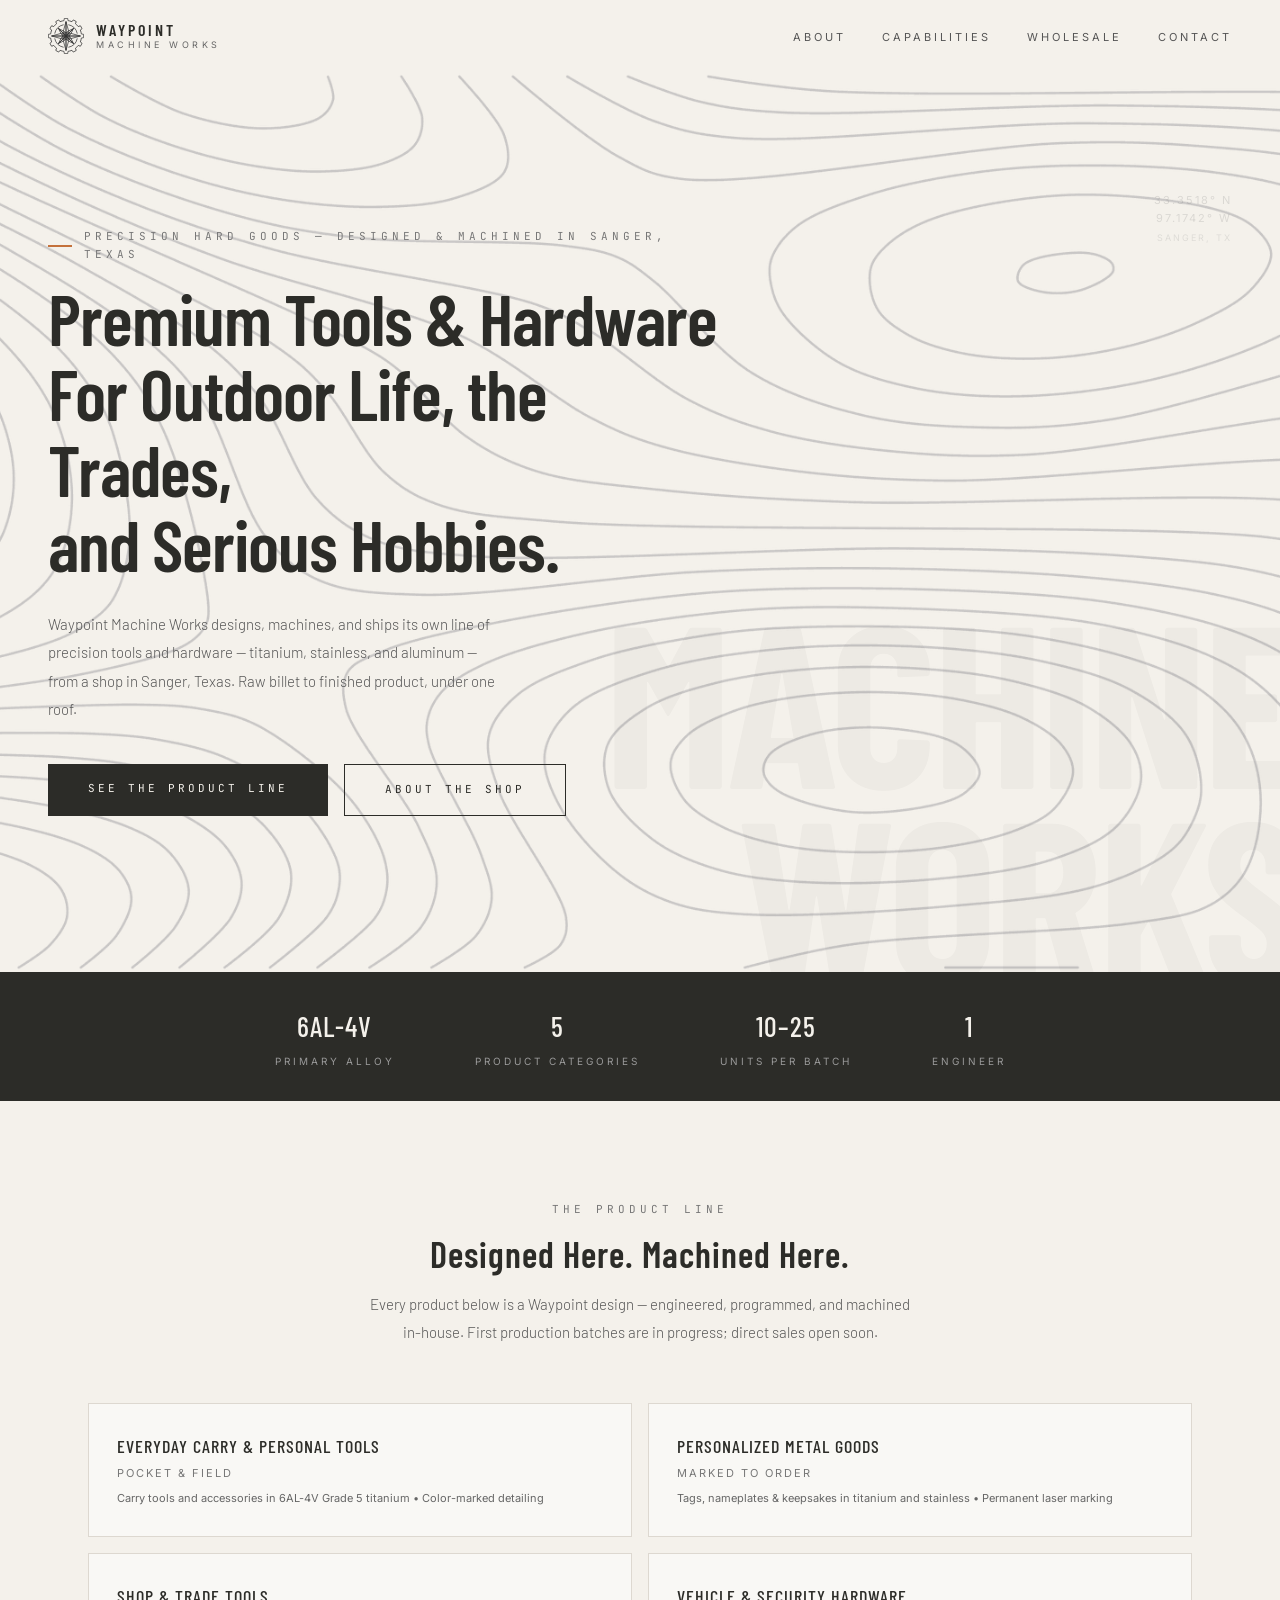
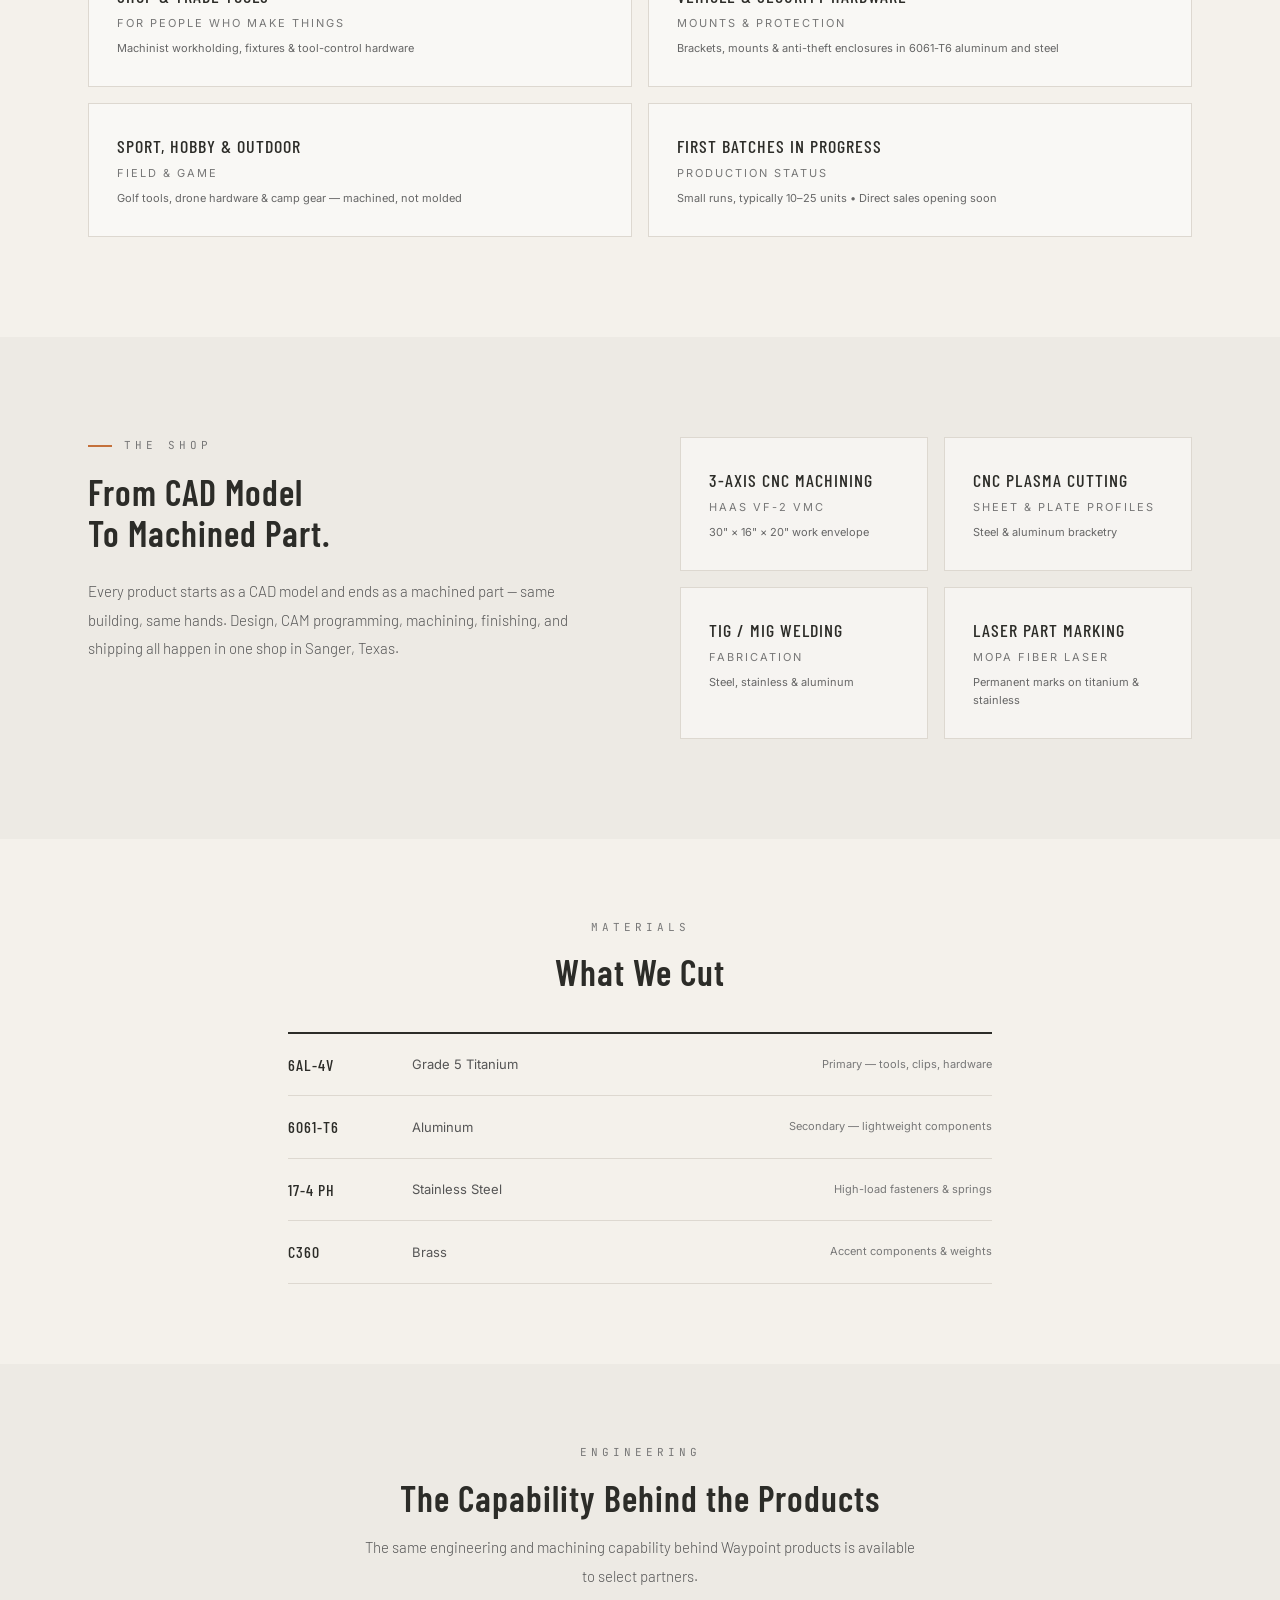
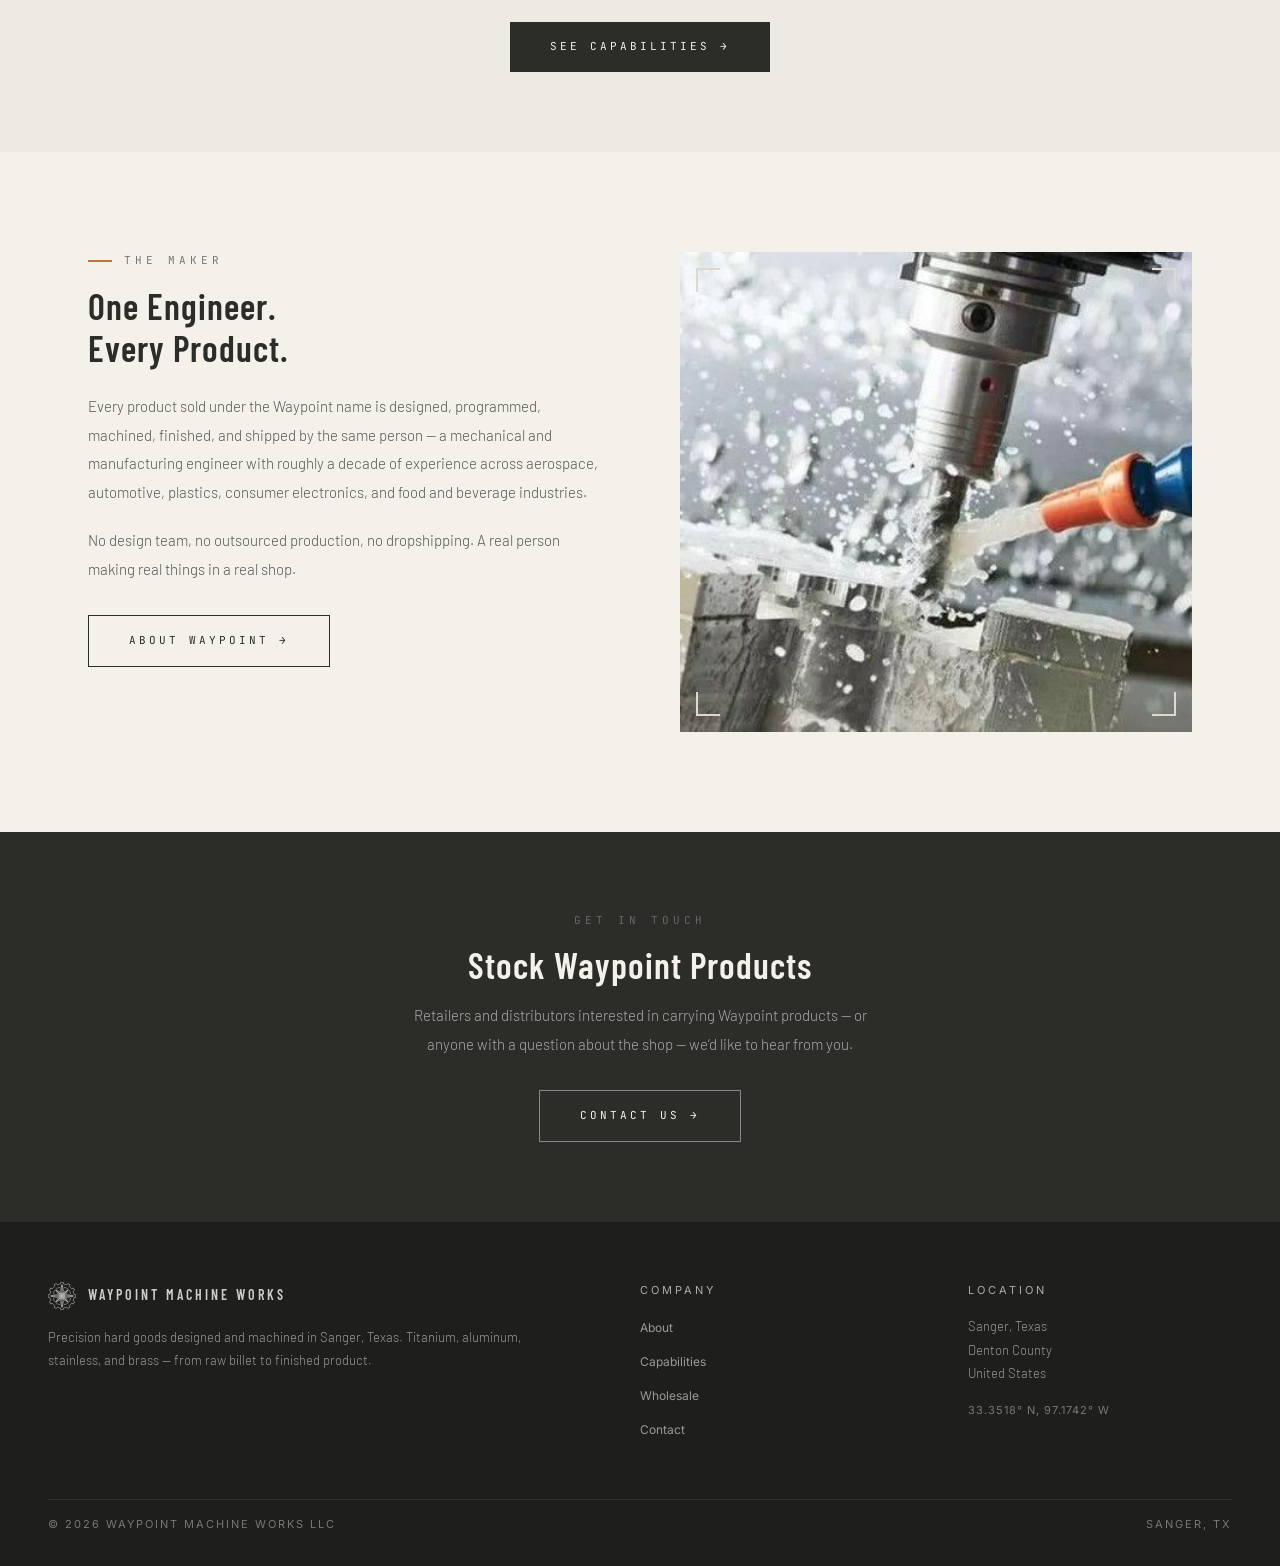
<file: index.html>
<!DOCTYPE html>
<html lang="en">
<head>
  <meta charset="UTF-8">
  <meta name="viewport" content="width=device-width, initial-scale=1.0">
  <title>Waypoint Machine Works | Premium Tools &amp; Hardware, Designed &amp; Machined in Sanger, Texas</title>
  <meta name="description" content="Waypoint Machine Works designs and machines premium tools and hardware for outdoor life, the trades, and serious hobbies — titanium, stainless, and aluminum goods made in Sanger, Texas.">
  <link rel="canonical" href="https://waypointmachineworks.com/">
  <meta property="og:title" content="Waypoint Machine Works | Premium Tools &amp; Hardware, Designed &amp; Machined in Texas">
  <meta property="og:description" content="Premium tools and hardware for outdoor life, the trades, and serious hobbies — designed, machined, and shipped from our own shop in Sanger, Texas.">
  <meta property="og:url" content="https://waypointmachineworks.com/">
  <meta property="og:type" content="website">
  <meta property="og:image" content="https://waypointmachineworks.com/img/og-image.jpg">

  <link rel="preconnect" href="https://fonts.googleapis.com">
  <link rel="preconnect" href="https://fonts.gstatic.com" crossorigin>
  <link href="https://fonts.googleapis.com/css2?family=Barlow+Condensed:wght@300;400;500;600;700&family=Barlow:wght@300;400;600&family=Inter:wght@400;500;600&family=JetBrains+Mono:wght@400;700&display=swap" rel="stylesheet">

  <link rel="stylesheet" href="css/reset.css">
  <link rel="stylesheet" href="css/variables.css">
  <link rel="stylesheet" href="css/base.css">
  <link rel="stylesheet" href="css/layout.css">
  <link rel="stylesheet" href="css/components.css">
  <link rel="stylesheet" href="css/pages.css">
  <link rel="icon" type="image/svg+xml" href="img/favicon.svg">

  <script type="application/ld+json">
  {
    "@context": "https://schema.org",
    "@type": "Organization",
    "name": "Waypoint Machine Works LLC",
    "description": "Designer and manufacturer of premium machined tools and hardware for outdoor life, the trades, and serious hobbies — made in Sanger, Texas.",
    "url": "https://waypointmachineworks.com",
    "email": "info@waypointmachineworks.com",
    "address": {
      "@type": "PostalAddress",
      "addressLocality": "Sanger",
      "addressRegion": "TX",
      "postalCode": "76266",
      "addressCountry": "US"
    }
  }
  </script>
</head>
<body>
  <div class="page-wrapper">

    <!-- Header -->
    <header class="site-header" id="site-header">
      <a href="index.html" class="site-logo">
        <img src="img/Waypoint-SVG.svg" alt="Waypoint Machine Works" class="logo-icon">
        <div class="logo-text">
          <span class="logo-text__primary">WAYPOINT</span>
          <span class="logo-text__secondary">MACHINE WORKS</span>
        </div>
      </a>
      <nav class="main-nav" aria-label="Primary navigation">
        <ul>
          <li><a href="about.html">About</a></li>
          <li><a href="capabilities.html">Capabilities</a></li>
          <li><a href="wholesale.html">Wholesale</a></li>
          <li><a href="contact.html">Contact</a></li>
        </ul>
      </nav>
      <button class="menu-toggle" aria-label="Toggle menu" aria-expanded="false">
        <span></span>
        <span></span>
        <span></span>
      </button>
    </header>

    <nav class="mobile-nav" aria-label="Mobile navigation">
      <a href="about.html">About</a>
      <a href="capabilities.html">Capabilities</a>
      <a href="wholesale.html">Wholesale</a>
      <a href="contact.html">Contact</a>
    </nav>

    <main>
      <!-- Hero -->
      <section class="hero topo-bg">
        <div class="hero__ghost-text">MACHINE<br>WORKS</div>
        <div class="hero__coords">
          <span>33.3518&deg; N</span>
          <span>97.1742&deg; W</span>
          <span>SANGER, TX</span>
        </div>
        <div class="hero__content">
          <div class="section-label">
            PRECISION HARD GOODS &mdash; DESIGNED &amp; MACHINED IN SANGER, TEXAS
          </div>
          <h1 class="hero__title">
            Premium Tools &amp; Hardware<br>
            For Outdoor Life, the Trades,<br>
            and Serious Hobbies.
          </h1>
          <p class="hero__body">
            Waypoint Machine Works designs, machines, and ships its own line
            of precision tools and hardware &mdash; titanium, stainless, and
            aluminum &mdash; from a shop in Sanger, Texas. Raw billet to
            finished product, under one roof.
          </p>
          <div class="hero__actions">
            <a href="#products" class="btn btn--primary">See the Product Line</a>
            <a href="about.html" class="btn btn--ghost">About the Shop</a>
          </div>
        </div>
      </section>

      <!-- Stat Bar -->
      <div class="stat-bar">
        <div class="stat-bar__item">
          <div class="stat-bar__value">6AL-4V</div>
          <div class="stat-bar__label">PRIMARY ALLOY</div>
        </div>
        <div class="stat-bar__item">
          <div class="stat-bar__value">5</div>
          <div class="stat-bar__label">PRODUCT CATEGORIES</div>
        </div>
        <div class="stat-bar__item">
          <div class="stat-bar__value">10&ndash;25</div>
          <div class="stat-bar__label">UNITS PER BATCH</div>
        </div>
        <div class="stat-bar__item">
          <div class="stat-bar__value">1</div>
          <div class="stat-bar__label">ENGINEER</div>
        </div>
      </div>

      <!-- Product Line -->
      <section class="section" id="products">
        <div class="container">
          <div class="text-center" style="margin-bottom: 56px;">
            <div class="section-label section-label--center">THE PRODUCT LINE</div>
            <h2>Designed Here. Machined Here.</h2>
            <p style="max-width: 560px; margin: 16px auto 0;">
              Every product below is a Waypoint design &mdash; engineered,
              programmed, and machined in-house. First production batches
              are in progress; direct sales open soon.
            </p>
          </div>

          <div class="grid grid--2" style="gap: 16px;">
            <div class="equip-card">
              <div class="equip-card__name">EVERYDAY CARRY &amp; PERSONAL TOOLS</div>
              <div class="equip-card__type">Pocket &amp; Field</div>
              <div class="equip-card__spec">Carry tools and accessories in 6AL-4V Grade 5 titanium &bull; Color-marked detailing</div>
            </div>
            <div class="equip-card">
              <div class="equip-card__name">PERSONALIZED METAL GOODS</div>
              <div class="equip-card__type">Marked to Order</div>
              <div class="equip-card__spec">Tags, nameplates &amp; keepsakes in titanium and stainless &bull; Permanent laser marking</div>
            </div>
            <div class="equip-card">
              <div class="equip-card__name">SHOP &amp; TRADE TOOLS</div>
              <div class="equip-card__type">For People Who Make Things</div>
              <div class="equip-card__spec">Machinist workholding, fixtures &amp; tool-control hardware</div>
            </div>
            <div class="equip-card">
              <div class="equip-card__name">VEHICLE &amp; SECURITY HARDWARE</div>
              <div class="equip-card__type">Mounts &amp; Protection</div>
              <div class="equip-card__spec">Brackets, mounts &amp; anti-theft enclosures in 6061-T6 aluminum and steel</div>
            </div>
            <div class="equip-card">
              <div class="equip-card__name">SPORT, HOBBY &amp; OUTDOOR</div>
              <div class="equip-card__type">Field &amp; Game</div>
              <div class="equip-card__spec">Golf tools, drone hardware &amp; camp gear &mdash; machined, not molded</div>
            </div>
            <div class="equip-card">
              <div class="equip-card__name">FIRST BATCHES IN PROGRESS</div>
              <div class="equip-card__type">Production Status</div>
              <div class="equip-card__spec">Small runs, typically 10&ndash;25 units &bull; Direct sales opening soon</div>
            </div>
          </div>
        </div>
      </section>

      <!-- Shop & Process Proof -->
      <section class="section section--alt">
        <div class="container">
          <div class="grid grid--2" style="gap: 80px;">
            <div>
              <div class="section-label">THE SHOP</div>
              <h2 style="margin-bottom: 24px; line-height: 1.15;">
                From CAD Model<br>To Machined Part.
              </h2>
              <p style="margin-bottom: 40px;">
                Every product starts as a CAD model and ends as a machined
                part &mdash; same building, same hands. Design, CAM programming,
                machining, finishing, and shipping all happen in one shop in
                Sanger, Texas.
              </p>
            </div>

            <div class="grid grid--2" style="gap: 16px;">
              <div class="equip-card">
                <div class="equip-card__name">3-AXIS CNC MACHINING</div>
                <div class="equip-card__type">Haas VF-2 VMC</div>
                <div class="equip-card__spec">30" &times; 16" &times; 20" work envelope</div>
              </div>
              <div class="equip-card">
                <div class="equip-card__name">CNC PLASMA CUTTING</div>
                <div class="equip-card__type">Sheet &amp; Plate Profiles</div>
                <div class="equip-card__spec">Steel &amp; aluminum bracketry</div>
              </div>
              <div class="equip-card">
                <div class="equip-card__name">TIG / MIG WELDING</div>
                <div class="equip-card__type">Fabrication</div>
                <div class="equip-card__spec">Steel, stainless &amp; aluminum</div>
              </div>
              <div class="equip-card">
                <div class="equip-card__name">LASER PART MARKING</div>
                <div class="equip-card__type">MOPA Fiber Laser</div>
                <div class="equip-card__spec">Permanent marks on titanium &amp; stainless</div>
              </div>
            </div>
          </div>
        </div>
      </section>

      <!-- Materials -->
      <section class="section--sm">
        <div class="container container--narrow">
          <div class="section-label section-label--center">MATERIALS</div>
          <h2 class="text-center" style="margin-bottom: 40px;">What We Cut</h2>

          <div class="data-table">
            <div class="data-table__row">
              <span class="data-table__grade">6AL-4V</span>
              <span class="data-table__name">Grade 5 Titanium</span>
              <span class="data-table__use">Primary &mdash; tools, clips, hardware</span>
            </div>
            <div class="data-table__row">
              <span class="data-table__grade">6061-T6</span>
              <span class="data-table__name">Aluminum</span>
              <span class="data-table__use">Secondary &mdash; lightweight components</span>
            </div>
            <div class="data-table__row">
              <span class="data-table__grade">17-4 PH</span>
              <span class="data-table__name">Stainless Steel</span>
              <span class="data-table__use">High-load fasteners &amp; springs</span>
            </div>
            <div class="data-table__row">
              <span class="data-table__grade">C360</span>
              <span class="data-table__name">Brass</span>
              <span class="data-table__use">Accent components &amp; weights</span>
            </div>
          </div>
        </div>
      </section>

      <!-- Engineering Capability (secondary) -->
      <section class="section--sm section--alt">
        <div class="container container--narrow text-center">
          <div class="section-label section-label--center">ENGINEERING</div>
          <h2 style="margin-bottom: 16px;">The Capability Behind the Products</h2>
          <p style="max-width: 560px; margin: 0 auto 32px;">
            The same engineering and machining capability behind Waypoint
            products is available to select partners.
          </p>
          <a href="capabilities.html" class="btn btn--primary">See Capabilities &rarr;</a>
        </div>
      </section>

      <!-- About in brief -->
      <section class="section">
        <div class="container">
          <div class="grid grid--2" style="gap: 80px;">
            <div>
              <div class="section-label">THE MAKER</div>
              <h2 style="margin-bottom: 24px; line-height: 1.15;">
                One Engineer.<br>Every Product.
              </h2>
              <p style="margin-bottom: 20px;">
                Every product sold under the Waypoint name is designed,
                programmed, machined, finished, and shipped by the same person
                &mdash; a mechanical and manufacturing engineer with roughly a
                decade of experience across aerospace, automotive, plastics,
                consumer electronics, and food and beverage industries.
              </p>
              <p style="margin-bottom: 32px;">
                No design team, no outsourced production, no dropshipping.
                A real person making real things in a real shop.
              </p>
              <a href="about.html" class="btn btn--ghost">About Waypoint &rarr;</a>
            </div>

            <div class="img-placeholder img-placeholder--tall" style="padding: 0; overflow: hidden;">
              <div class="corner corner--tl"></div>
              <div class="corner corner--tr"></div>
              <div class="corner corner--bl"></div>
              <div class="corner corner--br"></div>
              <img src="img/about-parts.jpg" alt="CNC machining detail at Waypoint Machine Works" loading="lazy" style="width: 100%; height: 100%; object-fit: cover; display: block;">
            </div>
          </div>
        </div>
      </section>

      <!-- Contact CTA -->
      <section class="callout callout--dark">
        <div class="container">
          <div class="section-label section-label--center" style="color: #666;">GET IN TOUCH</div>
          <h2 style="margin-bottom: 16px;">Stock Waypoint Products</h2>
          <p style="max-width: 460px; margin: 0 auto 32px;">
            Retailers and distributors interested in carrying Waypoint
            products &mdash; or anyone with a question about the shop &mdash;
            we&rsquo;d like to hear from you.
          </p>
          <a href="contact.html" class="btn btn--ghost-light">Contact Us &rarr;</a>
        </div>
      </section>
    </main>

    <!-- Footer -->
    <footer class="site-footer">
      <div class="footer-grid">
        <div class="footer-col">
          <div class="footer-logo">
            <img src="img/Waypoint-SVG.svg" alt="Waypoint Machine Works" class="footer-logo-icon">
            <span class="footer-logo__text">WAYPOINT MACHINE WORKS</span>
          </div>
          <p>
            Precision hard goods designed and machined in Sanger, Texas.
            Titanium, aluminum, stainless, and brass &mdash; from raw billet
            to finished product.
          </p>
        </div>
        <div class="footer-col">
          <div class="footer-col__title">Company</div>
          <ul>
            <li><a href="about.html">About</a></li>
            <li><a href="capabilities.html">Capabilities</a></li>
            <li><a href="wholesale.html">Wholesale</a></li>
            <li><a href="contact.html">Contact</a></li>
          </ul>
        </div>
        <div class="footer-col">
          <div class="footer-col__title">Location</div>
          <p>
            Sanger, Texas<br>
            Denton County<br>
            United States
          </p>
          <div class="coords">33.3518&deg; N, 97.1742&deg; W</div>
        </div>
      </div>
      <div class="footer-bottom">
        <span>&copy; 2026 WAYPOINT MACHINE WORKS LLC</span>
        <span>SANGER, TX</span>
      </div>
    </footer>

  </div>

  <script src="js/nav.js"></script>
</body>
</html>
</file>
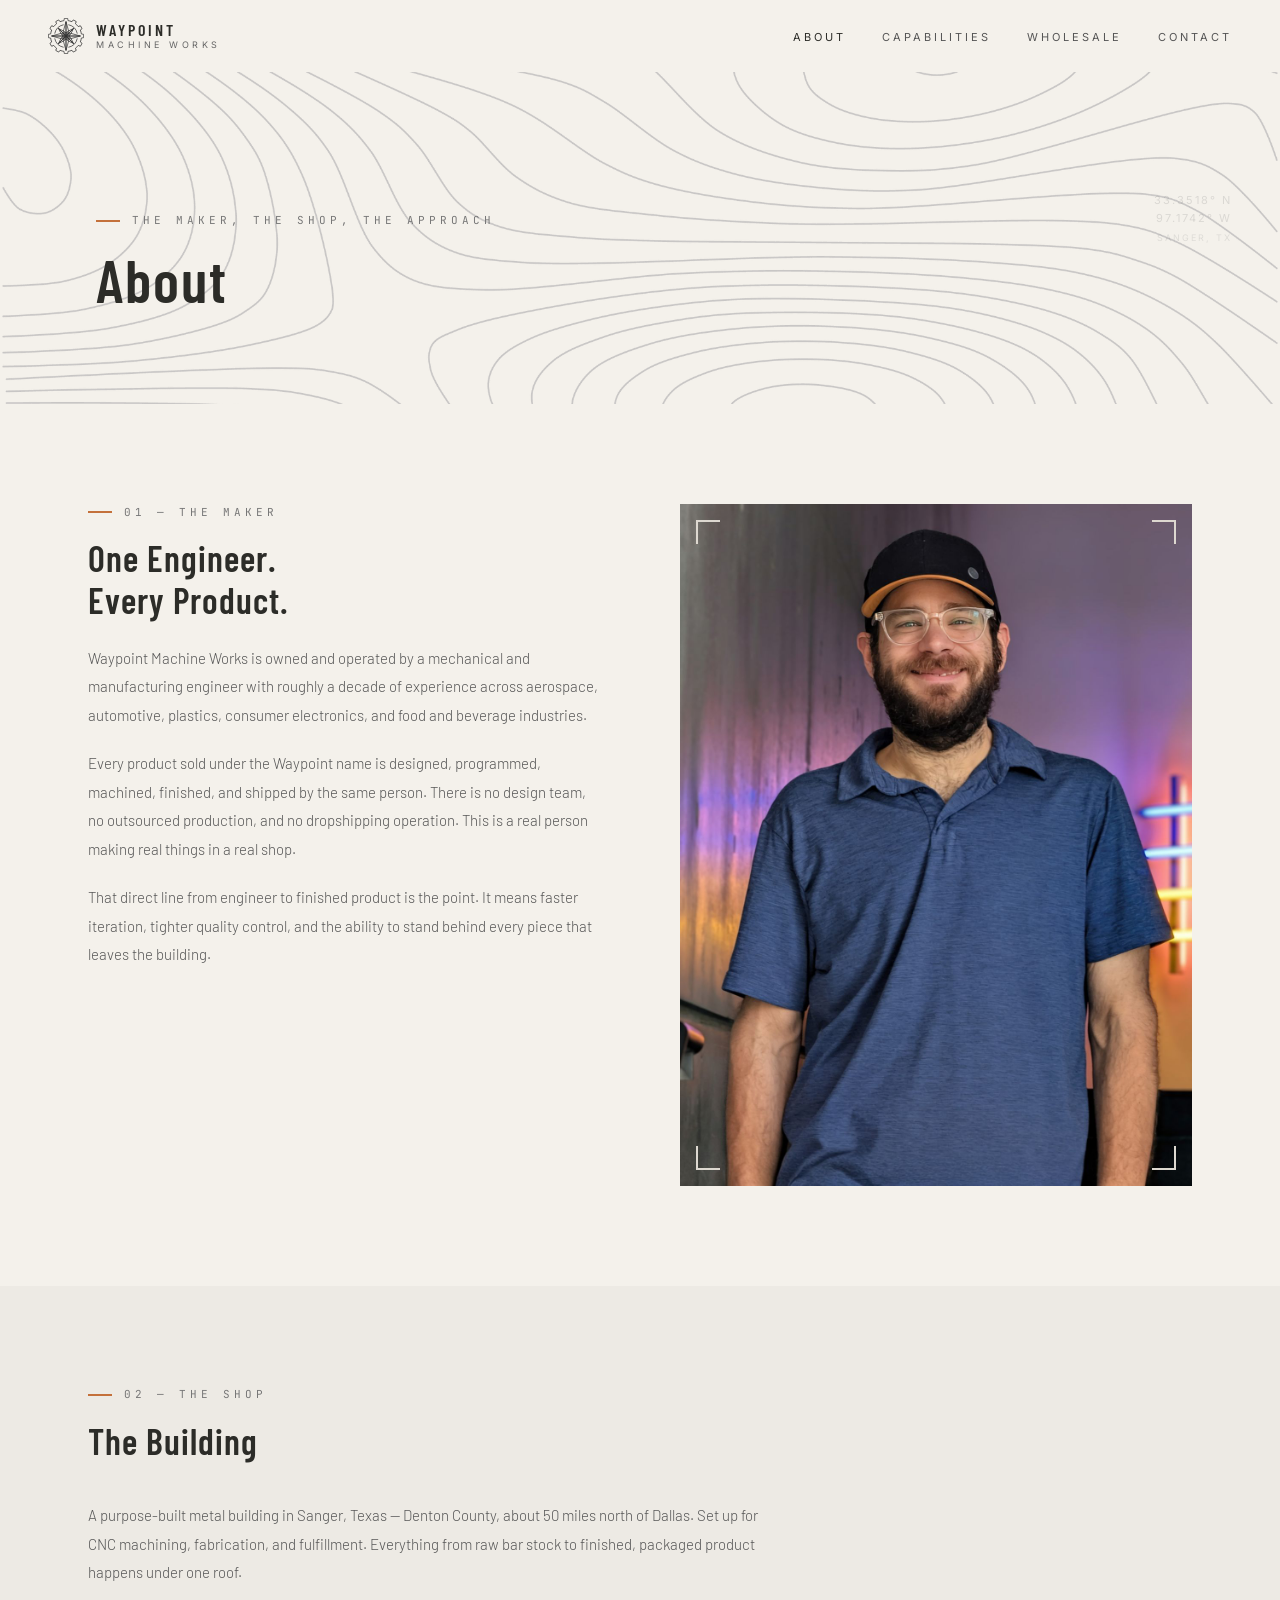
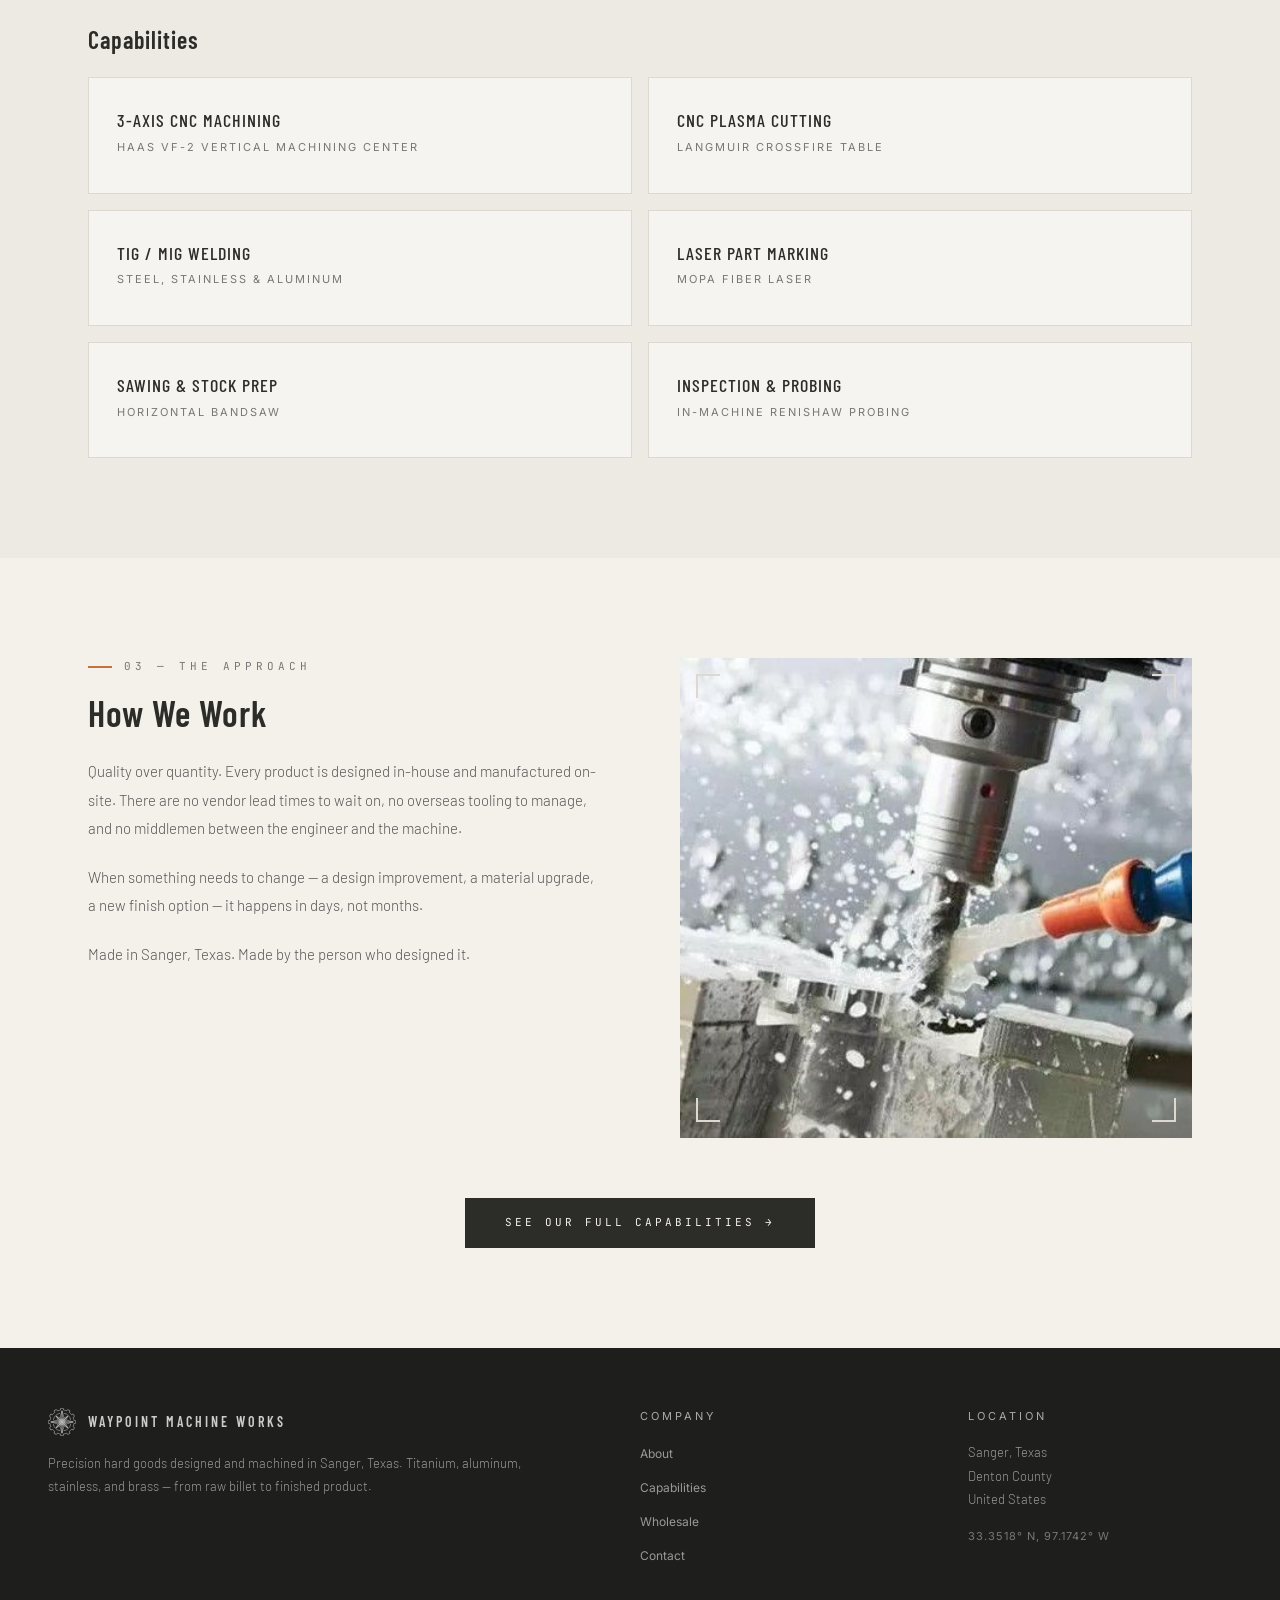
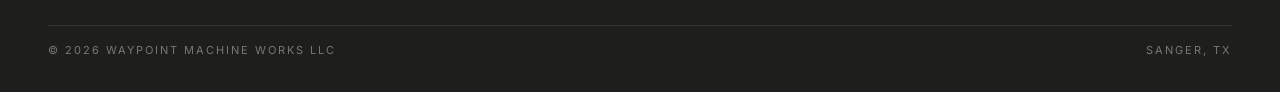
<file: about.html>
<!DOCTYPE html>
<html lang="en">
<head>
  <meta charset="UTF-8">
  <meta name="viewport" content="width=device-width, initial-scale=1.0">
  <title>About — Waypoint Machine Works | CNC Manufacturing, Sanger TX</title>
  <meta name="description" content="Waypoint Machine Works designs and machines its own precision products in a one-person shop in Sanger, Texas. Every product is designed, machined, and shipped from one building in Denton County.">
  <link rel="canonical" href="https://waypointmachineworks.com/about">

  <meta property="og:title" content="About — Waypoint Machine Works">
  <meta property="og:description" content="One engineer. One shop. Every product designed, machined, and shipped from Sanger, Texas.">
  <meta property="og:url" content="https://waypointmachineworks.com/about">
  <meta property="og:type" content="website">
  <meta property="og:image" content="https://waypointmachineworks.com/img/og-image.jpg">

  <link rel="preconnect" href="https://fonts.googleapis.com">
  <link rel="preconnect" href="https://fonts.gstatic.com" crossorigin>
  <link href="https://fonts.googleapis.com/css2?family=Barlow+Condensed:wght@300;400;500;600;700&family=Barlow:wght@300;400;600&family=Inter:wght@400;500;600&family=JetBrains+Mono:wght@400;700&display=swap" rel="stylesheet">

  <link rel="stylesheet" href="css/reset.css">
  <link rel="stylesheet" href="css/variables.css">
  <link rel="stylesheet" href="css/base.css">
  <link rel="stylesheet" href="css/layout.css">
  <link rel="stylesheet" href="css/components.css">
  <link rel="stylesheet" href="css/pages.css">
  <link rel="icon" type="image/svg+xml" href="img/favicon.svg">
</head>
<body>
  <div class="page-wrapper">

    <!-- Header -->
    <header class="site-header" id="site-header">
      <a href="index.html" class="site-logo">
        <img src="img/Waypoint-SVG.svg" alt="Waypoint Machine Works" class="logo-icon">
        <div class="logo-text">
          <span class="logo-text__primary">WAYPOINT</span>
          <span class="logo-text__secondary">MACHINE WORKS</span>
        </div>
      </a>
      <nav class="main-nav" aria-label="Primary navigation">
        <ul>
          <li><a href="about.html" class="active">About</a></li>
          <li><a href="capabilities.html">Capabilities</a></li>
          <li><a href="wholesale.html">Wholesale</a></li>
          <li><a href="contact.html">Contact</a></li>
        </ul>
      </nav>
      <button class="menu-toggle" aria-label="Toggle menu" aria-expanded="false">
        <span></span>
        <span></span>
        <span></span>
      </button>
    </header>

    <nav class="mobile-nav" aria-label="Mobile navigation">
      <a href="about.html" class="active">About</a>
      <a href="capabilities.html">Capabilities</a>
      <a href="wholesale.html">Wholesale</a>
      <a href="contact.html">Contact</a>
    </nav>

    <main>
      <!-- Page Hero -->
      <section class="page-hero topo-bg">
        <div class="hero__coords">
          <span>33.3518&deg; N</span>
          <span>97.1742&deg; W</span>
          <span>SANGER, TX</span>
        </div>
        <div class="container">
          <div class="section-label">THE MAKER, THE SHOP, THE APPROACH</div>
          <h1 class="page-hero__title">About</h1>
        </div>
      </section>

      <!-- 01 — The Maker -->
      <section class="section">
        <div class="container">
          <div class="grid grid--2" style="gap: 80px;">
            <div>
              <div class="section-label">01 &mdash; THE MAKER</div>
              <h2 style="margin-bottom: 24px; line-height: 1.15;">
                One Engineer.<br>Every Product.
              </h2>
              <p style="margin-bottom: 20px;">
                Waypoint Machine Works is owned and operated by a mechanical and
                manufacturing engineer with roughly a decade of experience across
                aerospace, automotive, plastics, consumer electronics, and food
                and beverage industries.
              </p>
              <p style="margin-bottom: 20px;">
                Every product sold under the Waypoint name is designed,
                programmed, machined, finished, and shipped by the same person. There
                is no design team, no outsourced production, and no dropshipping
                operation. This is a real person making real things in a real shop.
              </p>
              <p>
                That direct line from engineer to finished product is the point. It
                means faster iteration, tighter quality control, and the ability to
                stand behind every piece that leaves the building.
              </p>
            </div>

            <!-- Portrait image with corner brackets -->
            <div class="img-placeholder img-placeholder--tall" style="padding: 0; overflow: hidden;">
              <div class="corner corner--tl"></div>
              <div class="corner corner--tr"></div>
              <div class="corner corner--bl"></div>
              <div class="corner corner--br"></div>
              <img loading="lazy" src="img/about-portrait.jpg" alt="Shop owner portrait" style="width: 100%; height: 100%; object-fit: cover; display: block;">
            </div>
          </div>
        </div>
      </section>

      <!-- 02 — The Shop -->
      <section class="section section--alt">
        <div class="container">
          <div class="section-label">02 &mdash; THE SHOP</div>
          <h2 style="margin-bottom: 40px; line-height: 1.15;">The Building</h2>

          <p style="margin-bottom: 40px; max-width: 680px;">
            A purpose-built metal building in Sanger, Texas &mdash;
            Denton County, about 50 miles north of Dallas. Set up for CNC
            machining, fabrication, and fulfillment. Everything from raw bar stock
            to finished, packaged product happens under one roof.
          </p>

          <h3 style="margin-bottom: 24px;">Capabilities</h3>
          <div class="grid grid--2" style="gap: 16px;">
            <div class="equip-card">
              <div class="equip-card__name">3-AXIS CNC MACHINING</div>
              <div class="equip-card__type">Haas VF-2 Vertical Machining Center</div>
            </div>
            <div class="equip-card">
              <div class="equip-card__name">CNC PLASMA CUTTING</div>
              <div class="equip-card__type">Langmuir CrossFire Table</div>
            </div>
            <div class="equip-card">
              <div class="equip-card__name">TIG / MIG WELDING</div>
              <div class="equip-card__type">Steel, Stainless &amp; Aluminum</div>
            </div>
            <div class="equip-card">
              <div class="equip-card__name">LASER PART MARKING</div>
              <div class="equip-card__type">MOPA Fiber Laser</div>
            </div>
            <div class="equip-card">
              <div class="equip-card__name">SAWING &amp; STOCK PREP</div>
              <div class="equip-card__type">Horizontal Bandsaw</div>
            </div>
            <div class="equip-card">
              <div class="equip-card__name">INSPECTION &amp; PROBING</div>
              <div class="equip-card__type">In-Machine Renishaw Probing</div>
            </div>
          </div>
        </div>
      </section>

      <!-- 03 — The Approach -->
      <section class="section">
        <div class="container">
          <div class="grid grid--2" style="gap: 80px;">
            <div>
              <div class="section-label">03 &mdash; THE APPROACH</div>
              <h2 style="margin-bottom: 24px; line-height: 1.15;">How We Work</h2>
              <p style="margin-bottom: 20px;">
                Quality over quantity. Every product is designed in-house and
                manufactured on-site. There are no vendor lead times to wait on,
                no overseas tooling to manage, and no middlemen between the
                engineer and the machine.
              </p>
              <p style="margin-bottom: 20px;">
                When something needs to change &mdash; a design improvement, a
                material upgrade, a new finish option &mdash; it happens in days,
                not months.
              </p>
              <p>
                Made in Sanger, Texas. Made by the person who designed it.
              </p>
            </div>

            <!-- CNC machining detail image -->
            <div class="img-placeholder img-placeholder--tall" style="padding: 0; overflow: hidden;">
              <div class="corner corner--tl"></div>
              <div class="corner corner--tr"></div>
              <div class="corner corner--bl"></div>
              <div class="corner corner--br"></div>
              <img loading="lazy" src="img/about-parts.jpg" alt="CNC machining in action" style="width: 100%; height: 100%; object-fit: cover; display: block;">
            </div>
          </div>

          <div style="text-align: center; margin-top: 60px;">
            <a href="capabilities.html" class="btn btn--primary">See Our Full Capabilities &rarr;</a>
          </div>
        </div>
      </section>
    </main>

    <!-- Footer -->
    <footer class="site-footer">
      <div class="footer-grid">
        <div class="footer-col">
          <div class="footer-logo">
            <img src="img/Waypoint-SVG.svg" alt="Waypoint Machine Works" class="footer-logo-icon">
            <span class="footer-logo__text">WAYPOINT MACHINE WORKS</span>
          </div>
          <p>
            Precision hard goods designed and machined in Sanger, Texas.
            Titanium, aluminum, stainless, and brass &mdash; from raw billet
            to finished product.
          </p>
        </div>
        <div class="footer-col">
          <div class="footer-col__title">Company</div>
          <ul>
            <li><a href="about.html">About</a></li>
            <li><a href="capabilities.html">Capabilities</a></li>
            <li><a href="wholesale.html">Wholesale</a></li>
            <li><a href="contact.html">Contact</a></li>
          </ul>
        </div>
        <div class="footer-col">
          <div class="footer-col__title">Location</div>
          <p>
            Sanger, Texas<br>
            Denton County<br>
            United States
          </p>
          <div class="coords">33.3518&deg; N, 97.1742&deg; W</div>
        </div>
      </div>
      <div class="footer-bottom">
        <span>&copy; 2026 WAYPOINT MACHINE WORKS LLC</span>
        <span>SANGER, TX</span>
      </div>
    </footer>

  </div>

  <script src="js/nav.js"></script>
</body>
</html>
</file>
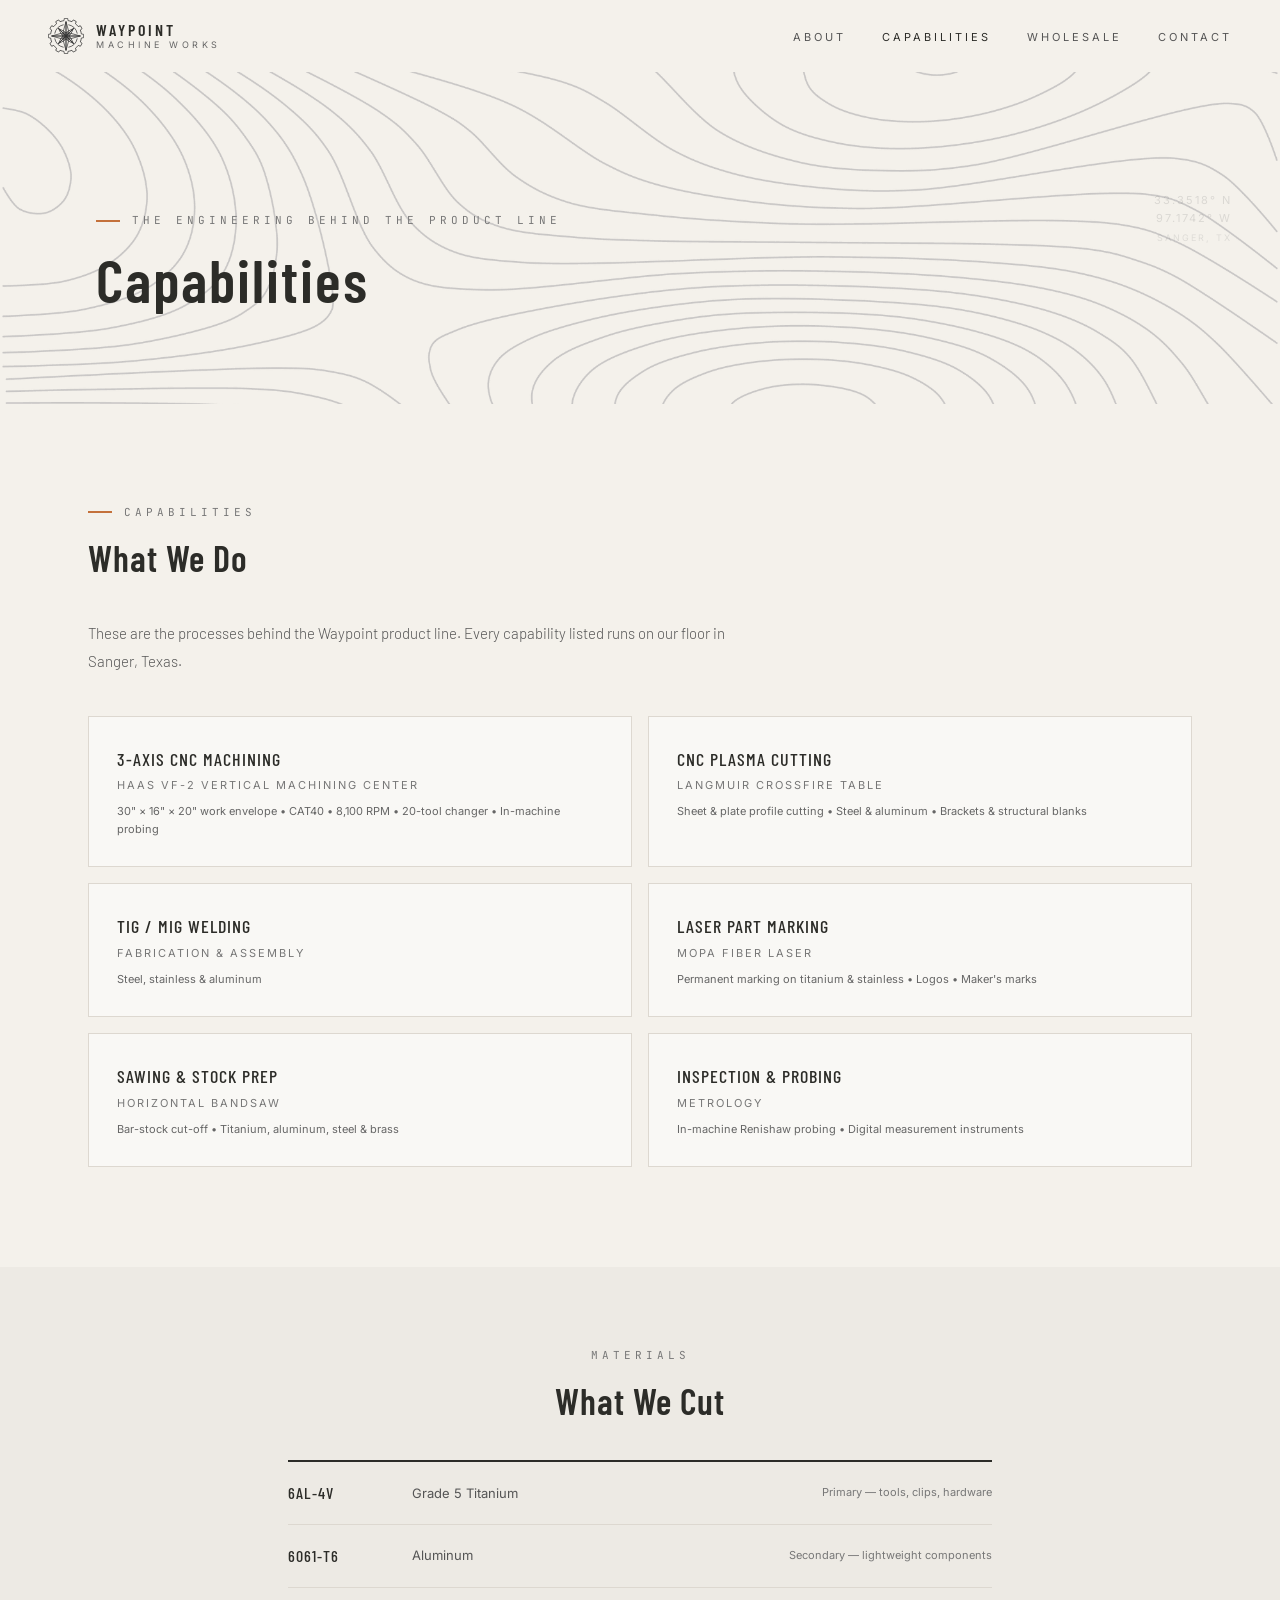
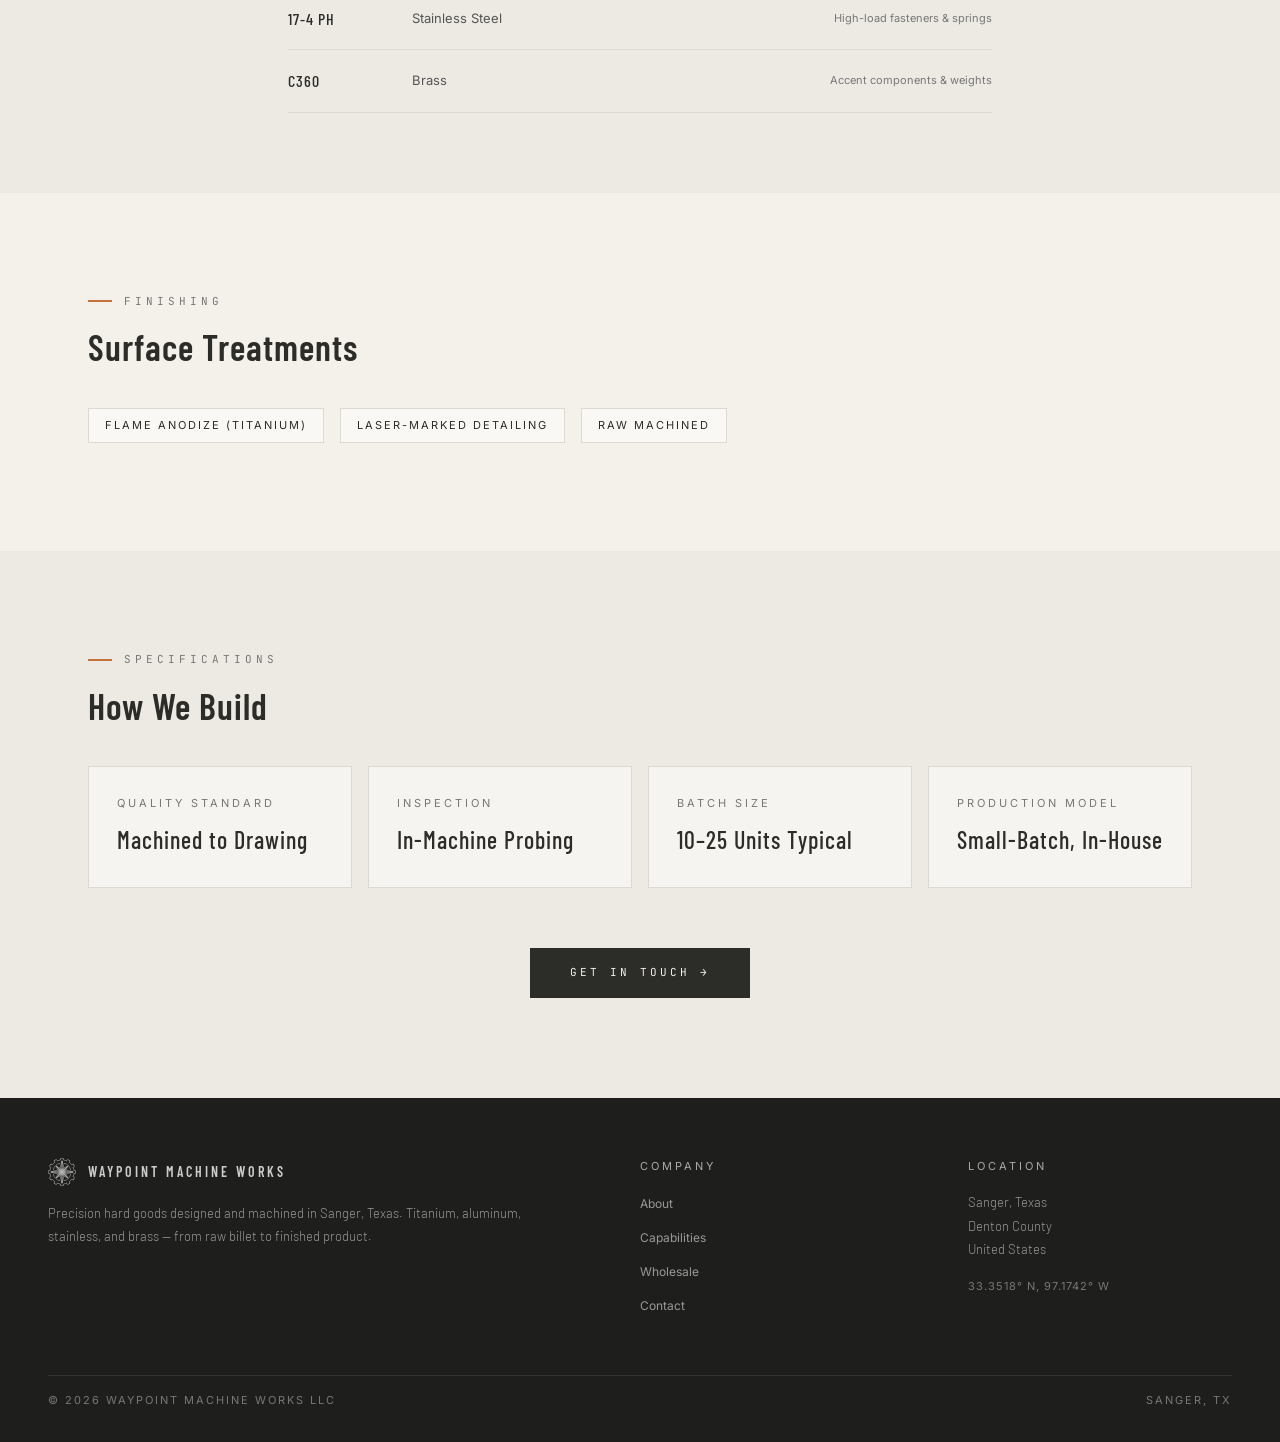
<file: capabilities.html>
<!DOCTYPE html>
<html lang="en">
<head>
  <meta charset="UTF-8">
  <meta name="viewport" content="width=device-width, initial-scale=1.0">
  <title>Capabilities — Waypoint Machine Works | CNC Manufacturing, Sanger TX</title>
  <meta name="description" content="The engineering and machining capability behind Waypoint products: CNC milling, part marking, and in-house finishing in Grade 5 titanium, 6061-T6 aluminum, stainless steel, and brass.">
  <link rel="canonical" href="https://waypointmachineworks.com/capabilities">

  <meta property="og:title" content="Capabilities — Waypoint Machine Works">
  <meta property="og:description" content="The engineering and machining capability behind Waypoint products — CNC milling, part marking, and in-house finishing in Sanger, Texas.">
  <meta property="og:url" content="https://waypointmachineworks.com/capabilities">
  <meta property="og:type" content="website">
  <meta property="og:image" content="https://waypointmachineworks.com/img/og-image.jpg">

  <link rel="preconnect" href="https://fonts.googleapis.com">
  <link rel="preconnect" href="https://fonts.gstatic.com" crossorigin>
  <link href="https://fonts.googleapis.com/css2?family=Barlow+Condensed:wght@300;400;500;600;700&family=Barlow:wght@300;400;600&family=Inter:wght@400;500;600&family=JetBrains+Mono:wght@400;700&display=swap" rel="stylesheet">

  <link rel="stylesheet" href="css/reset.css">
  <link rel="stylesheet" href="css/variables.css">
  <link rel="stylesheet" href="css/base.css">
  <link rel="stylesheet" href="css/layout.css">
  <link rel="stylesheet" href="css/components.css">
  <link rel="stylesheet" href="css/pages.css">
  <link rel="icon" type="image/svg+xml" href="img/favicon.svg">
</head>
<body>
  <div class="page-wrapper">

    <!-- Header -->
    <header class="site-header" id="site-header">
      <a href="index.html" class="site-logo">
        <img src="img/Waypoint-SVG.svg" alt="Waypoint Machine Works" class="logo-icon">
        <div class="logo-text">
          <span class="logo-text__primary">WAYPOINT</span>
          <span class="logo-text__secondary">MACHINE WORKS</span>
        </div>
      </a>
      <nav class="main-nav" aria-label="Primary navigation">
        <ul>
          <li><a href="about.html">About</a></li>
          <li><a href="capabilities.html" class="active">Capabilities</a></li>
          <li><a href="wholesale.html">Wholesale</a></li>
          <li><a href="contact.html">Contact</a></li>
        </ul>
      </nav>
      <button class="menu-toggle" aria-label="Toggle menu" aria-expanded="false">
        <span></span>
        <span></span>
        <span></span>
      </button>
    </header>

    <nav class="mobile-nav" aria-label="Mobile navigation">
      <a href="about.html">About</a>
      <a href="capabilities.html" class="active">Capabilities</a>
      <a href="wholesale.html">Wholesale</a>
      <a href="contact.html">Contact</a>
    </nav>

    <main>
      <!-- Page Hero -->
      <section class="page-hero topo-bg">
        <div class="hero__coords">
          <span>33.3518&deg; N</span>
          <span>97.1742&deg; W</span>
          <span>SANGER, TX</span>
        </div>
        <div class="container">
          <div class="section-label">THE ENGINEERING BEHIND THE PRODUCT LINE</div>
          <h1 class="page-hero__title">Capabilities</h1>
        </div>
      </section>

      <!-- Equipment -->
      <section class="section">
        <div class="container">
          <div class="section-label">CAPABILITIES</div>
          <h2 style="margin-bottom: 40px; line-height: 1.15;">What We Do</h2>
          <p style="margin-bottom: 40px; max-width: 680px;">
            These are the processes behind the Waypoint product line. Every
            capability listed runs on our floor in Sanger, Texas.
          </p>

          <div class="grid grid--2" style="gap: 16px;">
            <div class="equip-card">
              <div class="equip-card__name">3-AXIS CNC MACHINING</div>
              <div class="equip-card__type">Haas VF-2 Vertical Machining Center</div>
              <div class="equip-card__spec">30" &times; 16" &times; 20" work envelope &bull; CAT40 &bull; 8,100 RPM &bull; 20-tool changer &bull; In-machine probing</div>
            </div>
            <div class="equip-card">
              <div class="equip-card__name">CNC PLASMA CUTTING</div>
              <div class="equip-card__type">Langmuir CrossFire Table</div>
              <div class="equip-card__spec">Sheet &amp; plate profile cutting &bull; Steel &amp; aluminum &bull; Brackets &amp; structural blanks</div>
            </div>
            <div class="equip-card">
              <div class="equip-card__name">TIG / MIG WELDING</div>
              <div class="equip-card__type">Fabrication &amp; Assembly</div>
              <div class="equip-card__spec">Steel, stainless &amp; aluminum</div>
            </div>
            <div class="equip-card">
              <div class="equip-card__name">LASER PART MARKING</div>
              <div class="equip-card__type">MOPA Fiber Laser</div>
              <div class="equip-card__spec">Permanent marking on titanium &amp; stainless &bull; Logos &bull; Maker's marks</div>
            </div>
            <div class="equip-card">
              <div class="equip-card__name">SAWING &amp; STOCK PREP</div>
              <div class="equip-card__type">Horizontal Bandsaw</div>
              <div class="equip-card__spec">Bar-stock cut-off &bull; Titanium, aluminum, steel &amp; brass</div>
            </div>
            <div class="equip-card">
              <div class="equip-card__name">INSPECTION &amp; PROBING</div>
              <div class="equip-card__type">Metrology</div>
              <div class="equip-card__spec">In-machine Renishaw probing &bull; Digital measurement instruments</div>
            </div>
          </div>
        </div>
      </section>

      <!-- Materials -->
      <section class="section--sm section--alt">
        <div class="container container--narrow">
          <div class="section-label section-label--center">MATERIALS</div>
          <h2 class="text-center" style="margin-bottom: 40px;">What We Cut</h2>

          <div class="data-table">
            <div class="data-table__row">
              <span class="data-table__grade">6AL-4V</span>
              <span class="data-table__name">Grade 5 Titanium</span>
              <span class="data-table__use">Primary &mdash; tools, clips, hardware</span>
            </div>
            <div class="data-table__row">
              <span class="data-table__grade">6061-T6</span>
              <span class="data-table__name">Aluminum</span>
              <span class="data-table__use">Secondary &mdash; lightweight components</span>
            </div>
            <div class="data-table__row">
              <span class="data-table__grade">17-4 PH</span>
              <span class="data-table__name">Stainless Steel</span>
              <span class="data-table__use">High-load fasteners &amp; springs</span>
            </div>
            <div class="data-table__row">
              <span class="data-table__grade">C360</span>
              <span class="data-table__name">Brass</span>
              <span class="data-table__use">Accent components &amp; weights</span>
            </div>
          </div>
        </div>
      </section>

      <!-- Finishing -->
      <section class="section">
        <div class="container">
          <div class="section-label">FINISHING</div>
          <h2 style="margin-bottom: 40px; line-height: 1.15;">Surface Treatments</h2>

          <div class="finishing-grid">
            <span class="capability-tag">Flame Anodize (Titanium)</span>
            <span class="capability-tag">Laser-Marked Detailing</span>
            <span class="capability-tag">Raw Machined</span>
          </div>
        </div>
      </section>

      <!-- Tolerances & Capacity -->
      <section class="section section--alt">
        <div class="container">
          <div class="section-label">SPECIFICATIONS</div>
          <h2 style="margin-bottom: 40px; line-height: 1.15;">How We Build</h2>

          <div class="tolerance-grid">
            <div class="spec-block">
              <div class="spec-block__label">Quality Standard</div>
              <div class="spec-block__value">Machined to Drawing</div>
            </div>
            <div class="spec-block">
              <div class="spec-block__label">Inspection</div>
              <div class="spec-block__value">In-Machine Probing</div>
            </div>
            <div class="spec-block">
              <div class="spec-block__label">Batch Size</div>
              <div class="spec-block__value">10&ndash;25 Units Typical</div>
            </div>
            <div class="spec-block">
              <div class="spec-block__label">Production Model</div>
              <div class="spec-block__value">Small-Batch, In-House</div>
            </div>
          </div>

          <div style="text-align: center; margin-top: 60px;">
            <a href="contact.html" class="btn btn--primary">Get In Touch &rarr;</a>
          </div>
        </div>
      </section>
    </main>

    <!-- Footer -->
    <footer class="site-footer">
      <div class="footer-grid">
        <div class="footer-col">
          <div class="footer-logo">
            <img src="img/Waypoint-SVG.svg" alt="Waypoint Machine Works" class="footer-logo-icon">
            <span class="footer-logo__text">WAYPOINT MACHINE WORKS</span>
          </div>
          <p>
            Precision hard goods designed and machined in Sanger, Texas.
            Titanium, aluminum, stainless, and brass &mdash; from raw billet
            to finished product.
          </p>
        </div>
        <div class="footer-col">
          <div class="footer-col__title">Company</div>
          <ul>
            <li><a href="about.html">About</a></li>
            <li><a href="capabilities.html">Capabilities</a></li>
            <li><a href="wholesale.html">Wholesale</a></li>
            <li><a href="contact.html">Contact</a></li>
          </ul>
        </div>
        <div class="footer-col">
          <div class="footer-col__title">Location</div>
          <p>
            Sanger, Texas<br>
            Denton County<br>
            United States
          </p>
          <div class="coords">33.3518&deg; N, 97.1742&deg; W</div>
        </div>
      </div>
      <div class="footer-bottom">
        <span>&copy; 2026 WAYPOINT MACHINE WORKS LLC</span>
        <span>SANGER, TX</span>
      </div>
    </footer>

  </div>

  <script src="js/nav.js"></script>
</body>
</html>
</file>
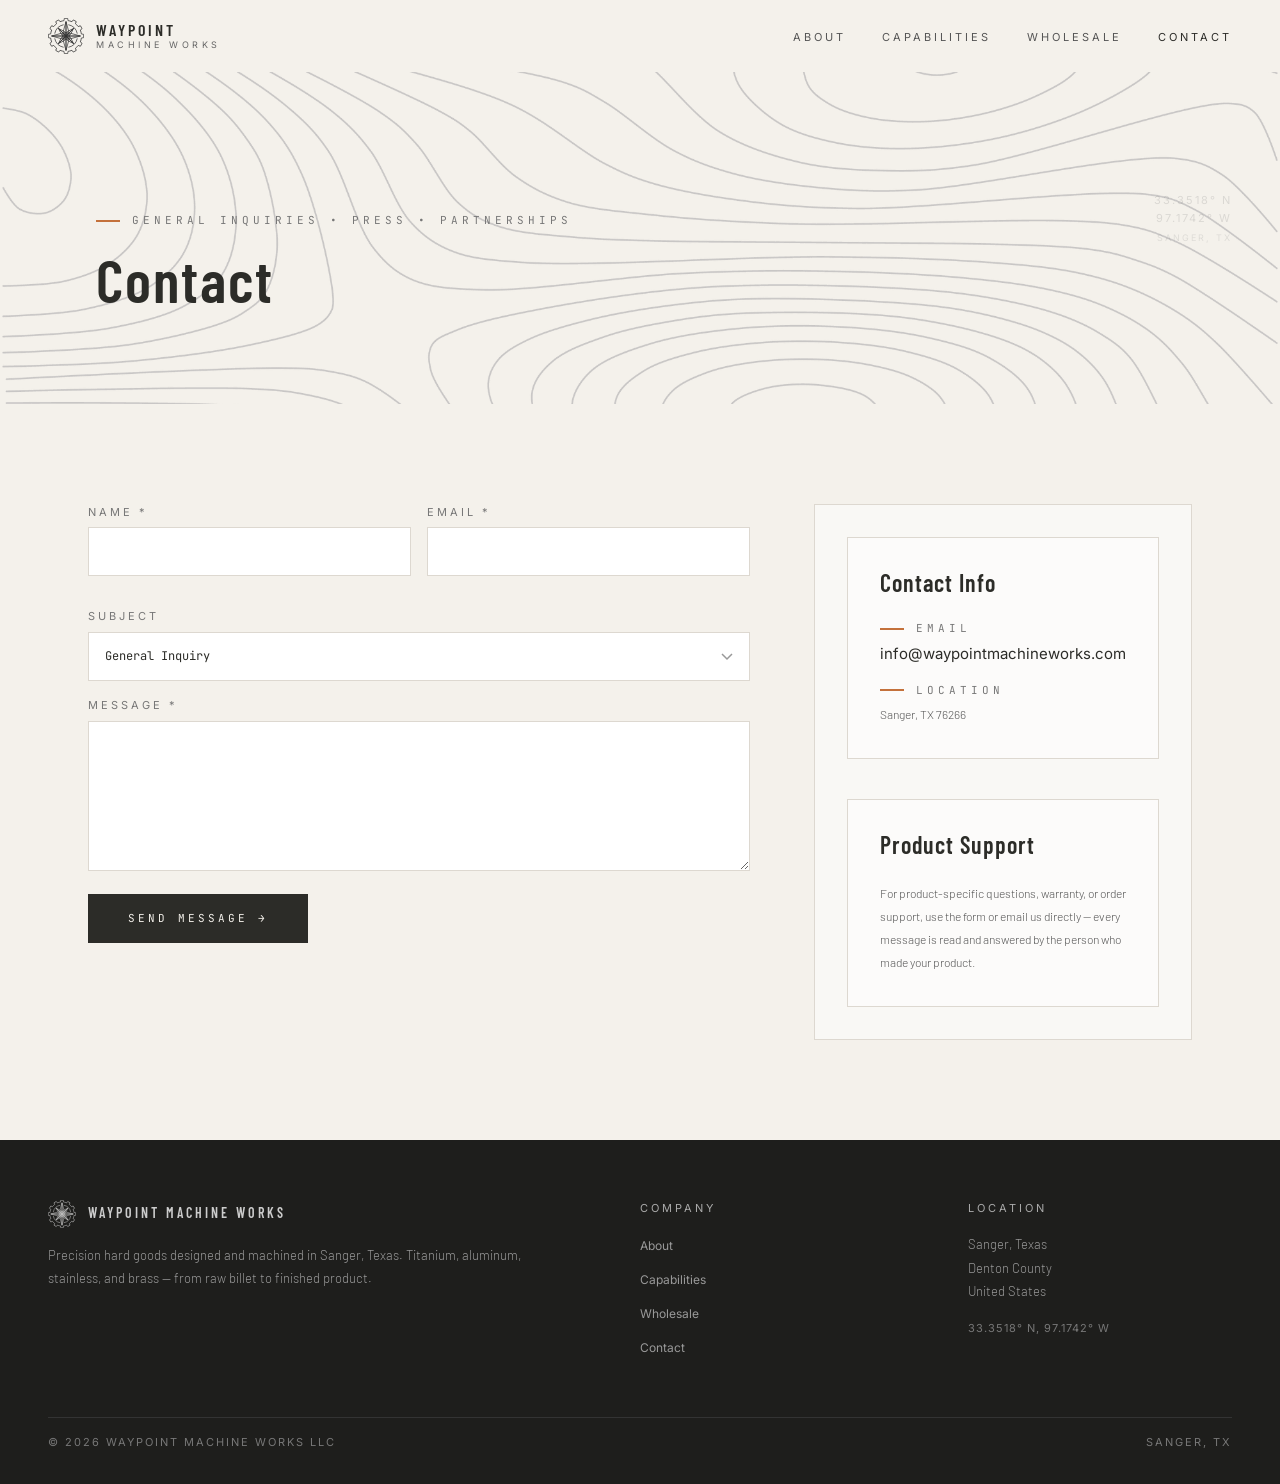
<file: contact.html>
<!DOCTYPE html>
<html lang="en">
<head>
  <meta charset="UTF-8">
  <meta name="viewport" content="width=device-width, initial-scale=1.0">
  <title>Contact — Waypoint Machine Works | Sanger, Texas</title>
  <meta name="description" content="Contact Waypoint Machine Works for general inquiries, press, or partnerships. Located in Sanger, Texas.">
  <link rel="canonical" href="https://waypointmachineworks.com/contact">

  <meta property="og:title" content="Contact — Waypoint Machine Works">
  <meta property="og:description" content="General inquiries, press, and partnership contact for Waypoint Machine Works in Sanger, Texas.">
  <meta property="og:url" content="https://waypointmachineworks.com/contact">
  <meta property="og:type" content="website">
  <meta property="og:image" content="https://waypointmachineworks.com/img/og-image.jpg">

  <link rel="preconnect" href="https://fonts.googleapis.com">
  <link rel="preconnect" href="https://fonts.gstatic.com" crossorigin>
  <link href="https://fonts.googleapis.com/css2?family=Barlow+Condensed:wght@300;400;500;600;700&family=Barlow:wght@300;400;600&family=Inter:wght@400;500;600&family=JetBrains+Mono:wght@400;700&display=swap" rel="stylesheet">

  <link rel="stylesheet" href="css/reset.css">
  <link rel="stylesheet" href="css/variables.css">
  <link rel="stylesheet" href="css/base.css">
  <link rel="stylesheet" href="css/layout.css">
  <link rel="stylesheet" href="css/components.css">
  <link rel="stylesheet" href="css/pages.css">
  <link rel="icon" type="image/svg+xml" href="img/favicon.svg">
</head>
<body>
  <div class="page-wrapper">

    <!-- Header -->
    <header class="site-header" id="site-header">
      <a href="index.html" class="site-logo">
        <img src="img/Waypoint-SVG.svg" alt="Waypoint Machine Works" class="logo-icon">
        <div class="logo-text">
          <span class="logo-text__primary">WAYPOINT</span>
          <span class="logo-text__secondary">MACHINE WORKS</span>
        </div>
      </a>
      <nav class="main-nav" aria-label="Primary navigation">
        <ul>
          <li><a href="about.html">About</a></li>
          <li><a href="capabilities.html">Capabilities</a></li>
          <li><a href="wholesale.html">Wholesale</a></li>
          <li><a href="contact.html" class="active">Contact</a></li>
        </ul>
      </nav>
      <button class="menu-toggle" aria-label="Toggle menu" aria-expanded="false">
        <span></span>
        <span></span>
        <span></span>
      </button>
    </header>

    <nav class="mobile-nav" aria-label="Mobile navigation">
      <a href="about.html">About</a>
      <a href="capabilities.html">Capabilities</a>
      <a href="wholesale.html">Wholesale</a>
      <a href="contact.html" class="active">Contact</a>
    </nav>

    <main>
      <!-- Page Hero -->
      <section class="page-hero topo-bg">
        <div class="hero__coords">
          <span>33.3518&deg; N</span>
          <span>97.1742&deg; W</span>
          <span>SANGER, TX</span>
        </div>
        <div class="container">
          <div class="section-label">GENERAL INQUIRIES &bull; PRESS &bull; PARTNERSHIPS</div>
          <h1 class="page-hero__title">Contact</h1>
        </div>
      </section>

      <!-- Contact Form -->
      <section class="section">
        <div class="container">
          <div class="form-layout">
            <form id="contact-form" action="/submit.php" method="POST">
              <div class="grid grid--2" style="gap: 16px; margin-bottom: 16px;">
                <div class="form-group">
                  <label for="name">Name <span aria-hidden="true">*</span></label>
                  <input type="text" id="name" name="name" class="form-control" required>
                </div>
                <div class="form-group">
                  <label for="email">Email <span aria-hidden="true">*</span></label>
                  <input type="email" id="email" name="email" class="form-control" required>
                </div>
              </div>

              <div class="form-group">
                <label for="subject">Subject</label>
                <select id="subject" name="subject" class="form-control">
                  <option value="general">General Inquiry</option>
                  <option value="products">Product Question</option>
                  <option value="press">Press / Media</option>
                  <option value="other">Other</option>
                </select>
              </div>

              <div class="form-group">
                <label for="message">Message <span aria-hidden="true">*</span></label>
                <textarea id="message" name="message" class="form-control" rows="6" required></textarea>
              </div>

              <!-- Honeypot -->
              <div class="form-hp" aria-hidden="true">
                <label for="contact-hp">Website</label>
                <input type="text" id="contact-hp" name="_gotcha" tabindex="-1" autocomplete="off">
              </div>

              <div class="form-message" role="status" aria-live="polite"></div>

              <button type="submit" class="btn btn--primary">Send Message &rarr;</button>
            </form>

            <aside class="form-sidebar">
              <div class="contact-info" style="margin-bottom: 40px;">
                <h3 style="margin-bottom: 24px;">Contact Info</h3>
                <div style="margin-bottom: 16px;">
                  <div class="section-label" style="margin-bottom: 4px;">EMAIL</div>
                  <a href="mailto:info@waypointmachineworks.com">info@waypointmachineworks.com</a>
                </div>
                <div>
                  <div class="section-label" style="margin-bottom: 4px;">LOCATION</div>
                  <p>Sanger, TX 76266</p>
                </div>
              </div>

              <div class="contact-info">
                <h3 style="margin-bottom: 24px;">Product Support</h3>
                <p>
                  For product-specific questions, warranty, or order support,
                  use the form or email us directly &mdash; every message is
                  read and answered by the person who made your product.
                </p>
              </div>
            </aside>
          </div>
        </div>
      </section>
    </main>

    <!-- Footer -->
    <footer class="site-footer">
      <div class="footer-grid">
        <div class="footer-col">
          <div class="footer-logo">
            <img src="img/Waypoint-SVG.svg" alt="Waypoint Machine Works" class="footer-logo-icon">
            <span class="footer-logo__text">WAYPOINT MACHINE WORKS</span>
          </div>
          <p>
            Precision hard goods designed and machined in Sanger, Texas.
            Titanium, aluminum, stainless, and brass &mdash; from raw billet
            to finished product.
          </p>
        </div>
        <div class="footer-col">
          <div class="footer-col__title">Company</div>
          <ul>
            <li><a href="about.html">About</a></li>
            <li><a href="capabilities.html">Capabilities</a></li>
            <li><a href="wholesale.html">Wholesale</a></li>
            <li><a href="contact.html">Contact</a></li>
          </ul>
        </div>
        <div class="footer-col">
          <div class="footer-col__title">Location</div>
          <p>
            Sanger, Texas<br>
            Denton County<br>
            United States
          </p>
          <div class="coords">33.3518&deg; N, 97.1742&deg; W</div>
        </div>
      </div>
      <div class="footer-bottom">
        <span>&copy; 2026 WAYPOINT MACHINE WORKS LLC</span>
        <span>SANGER, TX</span>
      </div>
    </footer>

  </div>

  <script src="js/nav.js"></script>
  <script src="js/forms.js"></script>
</body>
</html>
</file>
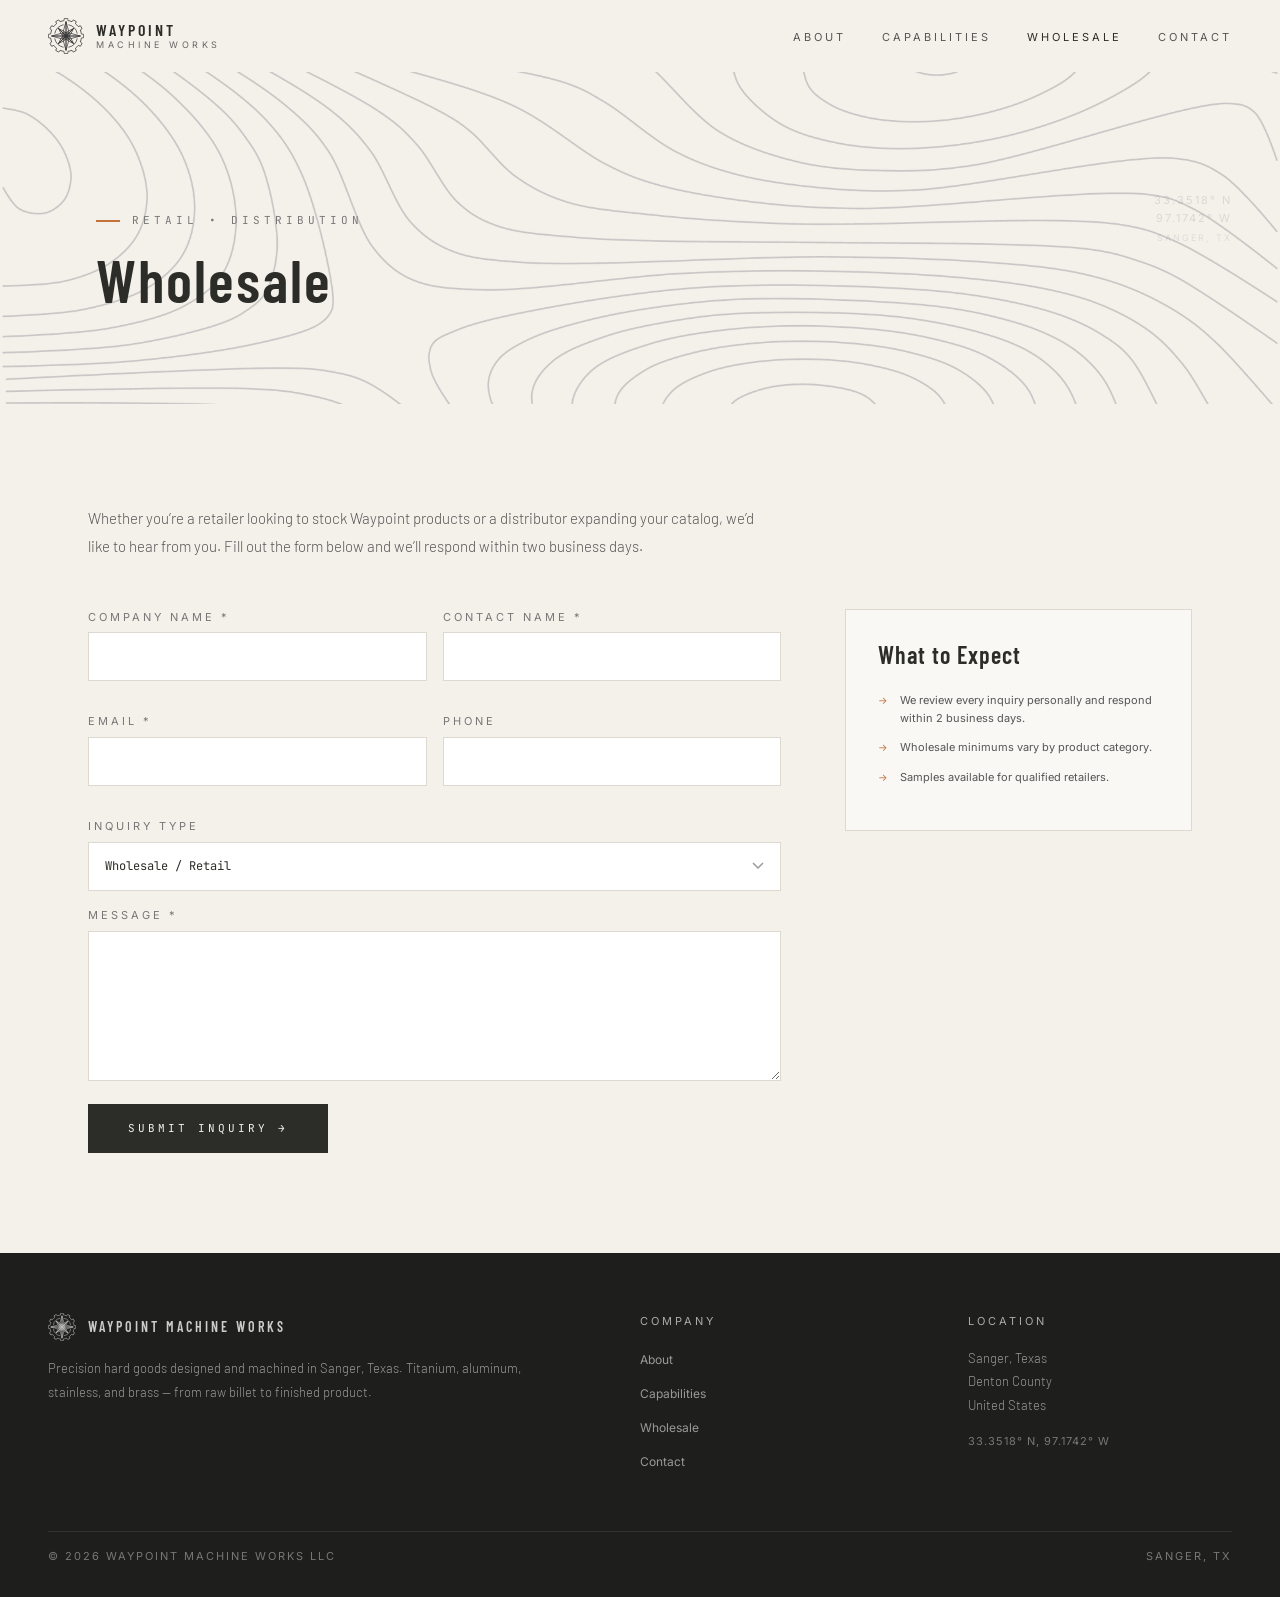
<file: wholesale.html>
<!DOCTYPE html>
<html lang="en">
<head>
  <meta charset="UTF-8">
  <meta name="viewport" content="width=device-width, initial-scale=1.0">
  <title>Wholesale — Waypoint Machine Works | Retail &amp; Distribution</title>
  <meta name="description" content="Stock Waypoint products in your store. Wholesale pricing for retailers and distributors of precision hard goods designed and machined in Sanger, Texas.">
  <link rel="canonical" href="https://waypointmachineworks.com/wholesale">

  <meta property="og:title" content="Wholesale — Waypoint Machine Works">
  <meta property="og:description" content="Retail and distribution inquiries for Waypoint products — precision hard goods designed and machined in Sanger, Texas.">
  <meta property="og:url" content="https://waypointmachineworks.com/wholesale">
  <meta property="og:type" content="website">
  <meta property="og:image" content="https://waypointmachineworks.com/img/og-image.jpg">

  <link rel="preconnect" href="https://fonts.googleapis.com">
  <link rel="preconnect" href="https://fonts.gstatic.com" crossorigin>
  <link href="https://fonts.googleapis.com/css2?family=Barlow+Condensed:wght@300;400;500;600;700&family=Barlow:wght@300;400;600&family=Inter:wght@400;500;600&family=JetBrains+Mono:wght@400;700&display=swap" rel="stylesheet">

  <link rel="stylesheet" href="css/reset.css">
  <link rel="stylesheet" href="css/variables.css">
  <link rel="stylesheet" href="css/base.css">
  <link rel="stylesheet" href="css/layout.css">
  <link rel="stylesheet" href="css/components.css">
  <link rel="stylesheet" href="css/pages.css">
  <link rel="icon" type="image/svg+xml" href="img/favicon.svg">
</head>
<body>
  <div class="page-wrapper">

    <!-- Header -->
    <header class="site-header" id="site-header">
      <a href="index.html" class="site-logo">
        <img src="img/Waypoint-SVG.svg" alt="Waypoint Machine Works" class="logo-icon">
        <div class="logo-text">
          <span class="logo-text__primary">WAYPOINT</span>
          <span class="logo-text__secondary">MACHINE WORKS</span>
        </div>
      </a>
      <nav class="main-nav" aria-label="Primary navigation">
        <ul>
          <li><a href="about.html">About</a></li>
          <li><a href="capabilities.html">Capabilities</a></li>
          <li><a href="wholesale.html" class="active">Wholesale</a></li>
          <li><a href="contact.html">Contact</a></li>
        </ul>
      </nav>
      <button class="menu-toggle" aria-label="Toggle menu" aria-expanded="false">
        <span></span>
        <span></span>
        <span></span>
      </button>
    </header>

    <nav class="mobile-nav" aria-label="Mobile navigation">
      <a href="about.html">About</a>
      <a href="capabilities.html">Capabilities</a>
      <a href="wholesale.html" class="active">Wholesale</a>
      <a href="contact.html">Contact</a>
    </nav>

    <main>
      <!-- Page Hero -->
      <section class="page-hero topo-bg">
        <div class="hero__coords">
          <span>33.3518&deg; N</span>
          <span>97.1742&deg; W</span>
          <span>SANGER, TX</span>
        </div>
        <div class="container">
          <div class="section-label">RETAIL &bull; DISTRIBUTION</div>
          <h1 class="page-hero__title">Wholesale</h1>
        </div>
      </section>

      <!-- Wholesale Form -->
      <section class="section">
        <div class="container">
          <p style="max-width: 680px; margin-bottom: 48px;">
            Whether you&rsquo;re a retailer looking to stock Waypoint products
            or a distributor expanding your catalog, we&rsquo;d like to hear
            from you. Fill out the form below and we&rsquo;ll respond within
            two business days.
          </p>

          <div class="form-layout">
            <form id="wholesale-form" action="/submit.php" method="POST">
              <div class="grid grid--2" style="gap: 16px; margin-bottom: 16px;">
                <div class="form-group">
                  <label for="company">Company Name <span aria-hidden="true">*</span></label>
                  <input type="text" id="company" name="company" class="form-control" required>
                </div>
                <div class="form-group">
                  <label for="contact-name">Contact Name <span aria-hidden="true">*</span></label>
                  <input type="text" id="contact-name" name="contact_name" class="form-control" required>
                </div>
              </div>

              <div class="grid grid--2" style="gap: 16px; margin-bottom: 16px;">
                <div class="form-group">
                  <label for="email">Email <span aria-hidden="true">*</span></label>
                  <input type="email" id="email" name="email" class="form-control" required>
                </div>
                <div class="form-group">
                  <label for="phone">Phone</label>
                  <input type="tel" id="phone" name="phone" class="form-control">
                </div>
              </div>

              <div class="form-group">
                <label for="inquiry-type">Inquiry Type</label>
                <select id="inquiry-type" name="inquiry_type" class="form-control">
                  <option value="wholesale">Wholesale / Retail</option>
                  <option value="distribution">Distribution</option>
                  <option value="other">Other</option>
                </select>
              </div>

              <div class="form-group">
                <label for="message">Message <span aria-hidden="true">*</span></label>
                <textarea id="message" name="message" class="form-control" rows="6" required></textarea>
              </div>

              <!-- Honeypot -->
              <div class="form-hp" aria-hidden="true">
                <label for="wholesale-hp">Website</label>
                <input type="text" id="wholesale-hp" name="_gotcha" tabindex="-1" autocomplete="off">
              </div>

              <div class="form-message" role="status" aria-live="polite"></div>

              <button type="submit" class="btn btn--primary">Submit Inquiry &rarr;</button>
            </form>

            <aside class="form-sidebar">
              <h3 style="margin-bottom: 24px;">What to Expect</h3>
              <ul class="expect-list">
                <li>We review every inquiry personally and respond within 2 business days.</li>
                <li>Wholesale minimums vary by product category.</li>
                <li>Samples available for qualified retailers.</li>
              </ul>
            </aside>
          </div>
        </div>
      </section>
    </main>

    <!-- Footer -->
    <footer class="site-footer">
      <div class="footer-grid">
        <div class="footer-col">
          <div class="footer-logo">
            <img src="img/Waypoint-SVG.svg" alt="Waypoint Machine Works" class="footer-logo-icon">
            <span class="footer-logo__text">WAYPOINT MACHINE WORKS</span>
          </div>
          <p>
            Precision hard goods designed and machined in Sanger, Texas.
            Titanium, aluminum, stainless, and brass &mdash; from raw billet
            to finished product.
          </p>
        </div>
        <div class="footer-col">
          <div class="footer-col__title">Company</div>
          <ul>
            <li><a href="about.html">About</a></li>
            <li><a href="capabilities.html">Capabilities</a></li>
            <li><a href="wholesale.html">Wholesale</a></li>
            <li><a href="contact.html">Contact</a></li>
          </ul>
        </div>
        <div class="footer-col">
          <div class="footer-col__title">Location</div>
          <p>
            Sanger, Texas<br>
            Denton County<br>
            United States
          </p>
          <div class="coords">33.3518&deg; N, 97.1742&deg; W</div>
        </div>
      </div>
      <div class="footer-bottom">
        <span>&copy; 2026 WAYPOINT MACHINE WORKS LLC</span>
        <span>SANGER, TX</span>
      </div>
    </footer>

  </div>

  <script src="js/nav.js"></script>
  <script src="js/forms.js"></script>
</body>
</html>
</file>
<file: css/variables.css>
:root {
  /* Colors — warm neutral / blueprint palette */
  --color-bg: #F4F1EB;
  --color-bg-alt: #EDEAE4;
  --color-bg-dark: #2C2C28;
  --color-bg-footer: #1E1E1C;
  --color-text: #2C2C28;
  --color-text-light: #555;
  --color-text-muted: #777;
  --color-text-faint: #999;
  --color-border: #DDD8D0;
  --color-border-light: #E8E4DD;
  --color-white: #FFFFFF;
  --color-accent: #C4713B;
  --color-accent-hover: #D8854E;
  --color-accent-muted: rgba(196, 113, 59, 0.15);

  /* Spacing */
  --space-xs: 0.5rem;
  --space-sm: 1rem;
  --space-md: 2rem;
  --space-lg: 4rem;
  --space-xl: 6rem;
  --space-2xl: 8rem;

  /* Type scale */
  --text-xs: 0.6875rem;   /* 11px */
  --text-sm: 0.8125rem;   /* 13px */
  --text-base: 0.9375rem; /* 15px */
  --text-lg: 1.125rem;    /* 18px */
  --text-xl: 1.5rem;      /* 24px */
  --text-2xl: 2rem;       /* 32px */
  --text-3xl: 2.25rem;    /* 36px */
  --text-4xl: 2.625rem;   /* 42px */
  --text-5xl: 4.5rem;     /* 72px */

  /* Transitions */
  --ease-out: cubic-bezier(0.16, 1, 0.3, 1);
  --transition-fast: 0.3s ease;
  --transition-base: 0.4s cubic-bezier(0.16, 1, 0.3, 1);
  --transition-slow: 0.9s cubic-bezier(0.16, 1, 0.3, 1);

  /* Header */
  --header-height: 72px;
}
</file>
<file: css/base.css>
body {
  font-family: 'Inter', sans-serif;
  font-size: var(--text-base);
  color: var(--color-text);
  background-color: var(--color-bg);
  -webkit-font-smoothing: antialiased;
  -moz-osx-font-smoothing: grayscale;
}

::selection {
  background: var(--color-accent);
  color: var(--color-white);
}

/* Headings — Barlow Condensed */
h1, h2, h3, h4 {
  font-family: 'Barlow Condensed', sans-serif;
  font-weight: 600;
  line-height: 1.1;
  letter-spacing: 1px;
  color: var(--color-text);
}

h1 { font-size: clamp(42px, 6vw, 72px); }
h2 { font-size: var(--text-3xl); }
h3 { font-size: var(--text-xl); }
h4 { font-size: var(--text-lg); }

/* Body text — Barlow */
p {
  font-family: 'Barlow', sans-serif;
  font-size: var(--text-base);
  line-height: 1.9;
  color: var(--color-text-light);
  font-weight: 300;
  margin-bottom: 1.25em;
}

p:last-child { margin-bottom: 0; }

/* Links */
a {
  color: var(--color-text);
  transition: color var(--transition-fast);
}

a:hover { color: var(--color-accent); }

a:focus-visible {
  outline: 2px solid var(--color-accent);
  outline-offset: 2px;
}

/* Section labels — the technical numbering */
.section-label {
  font-family: 'JetBrains Mono', monospace;
  font-size: var(--text-xs);
  letter-spacing: 4px;
  color: var(--color-text-muted);
  text-transform: uppercase;
  display: flex;
  align-items: center;
  gap: 12px;
  margin-bottom: 16px;
}

.section-label::before {
  content: '';
  width: 24px;
  height: 2px;
  background: var(--color-accent);
}

.section-label--accent {
  color: var(--color-accent);
}

.section-label--center {
  justify-content: center;
}

.section-label--center::before {
  display: none;
}

/* Divider bar */
.accent-bar {
  width: 48px;
  height: 3px;
  background: var(--color-accent);
  margin-bottom: 20px;
}

/* Strong */
strong, b { font-weight: 600; }

/* Small text */
small {
  font-size: var(--text-xs);
  letter-spacing: 2px;
}
</file>
<file: css/layout.css>
.container {
  width: 100%;
  max-width: 1200px;
  margin: 0 auto;
  padding: 0 48px;
}

@media (max-width: 768px) {
  .container { padding: 0 24px; }
}

.container--narrow { max-width: 800px; }

.page-wrapper {
  display: flex;
  flex-direction: column;
  min-height: 100vh;
}

.page-wrapper main { flex: 1; }

/* Sections */
.section { padding: 100px 0; }
.section--sm { padding: 80px 0; }

.section--dark {
  background-color: var(--color-bg-dark);
  color: var(--color-bg);
}
.section--dark h2, .section--dark h3 { color: var(--color-bg); }
.section--dark p { color: #aaa; }

.section--alt { background-color: var(--color-bg-alt); }

/* Grid */
.grid { display: grid; gap: var(--space-md); }
.grid--2 { grid-template-columns: 1fr; }
.grid--3 { grid-template-columns: 1fr; }
.grid--4 { grid-template-columns: 1fr; }

@media (min-width: 768px) {
  .grid--2 { grid-template-columns: repeat(2, 1fr); }
  .grid--3 { grid-template-columns: repeat(2, 1fr); }
  .grid--4 { grid-template-columns: repeat(2, 1fr); }
}

@media (min-width: 1024px) {
  .grid--3 { grid-template-columns: repeat(3, 1fr); }
  .grid--4 { grid-template-columns: repeat(4, 1fr); }
}

/* Text helpers */
.text-center { text-align: center; }

/* Spacing */
.mb-sm { margin-bottom: var(--space-sm); }
.mb-md { margin-bottom: var(--space-md); }
.mb-lg { margin-bottom: var(--space-lg); }

main { padding-top: var(--header-height); }

/* Topographic background pattern */
.topo-bg {
  position: relative;
}

.topo-bg::before {
  content: "";
  position: absolute;
  inset: 0;
  background-image: url("../img/topo-bg.png");
  background-size: cover;
  background-position: center;
  background-repeat: no-repeat;
  opacity: 0.35;
  pointer-events: none;
}

.topo-bg > * {
  position: relative;
}
</file>
<file: css/components.css>
/* ========================================
   HEADER / NAVIGATION
   ======================================== */

.site-header {
  position: fixed;
  top: 0;
  left: 0;
  right: 0;
  z-index: 1000;
  height: var(--header-height);
  padding: 0 48px;
  display: flex;
  align-items: center;
  justify-content: space-between;
  background: transparent;
  border-bottom: 1px solid transparent;
  transition: all var(--transition-fast);
}

.site-header.scrolled {
  background: rgba(244, 241, 235, 0.95);
  backdrop-filter: blur(16px);
  -webkit-backdrop-filter: blur(16px);
  border-bottom-color: var(--color-border);
}

@media (max-width: 768px) {
  .site-header { padding: 0 24px; }
}

/* Logo — SVG compass mark + text */
.site-logo {
  display: flex;
  align-items: center;
  gap: 12px;
}

.logo-icon {
  width: 36px;
  height: 36px;
  flex-shrink: 0;
}

.footer-logo-icon {
  width: 28px;
  height: 28px;
  flex-shrink: 0;
  filter: invert(1) brightness(2);
  opacity: 0.7;
}

.logo-text {
  display: flex;
  flex-direction: column;
}

.logo-text__primary {
  font-family: 'Barlow Condensed', sans-serif;
  font-size: 16px;
  font-weight: 600;
  letter-spacing: 3px;
  line-height: 1;
  color: var(--color-text);
}

.logo-text__secondary {
  font-size: 9px;
  letter-spacing: 3.5px;
  color: #666;
  line-height: 1;
  margin-top: 2px;
}

/* Desktop nav */
.main-nav { display: none; }

.main-nav ul {
  display: flex;
  gap: 36px;
}

.main-nav a {
  font-size: var(--text-xs);
  letter-spacing: 3px;
  color: var(--color-text-light);
  transition: color var(--transition-fast);
  text-transform: uppercase;
}

.main-nav a:hover {
  color: var(--color-accent);
}

.main-nav a.active {
  color: var(--color-text);
}

@media (min-width: 1024px) {
  .main-nav { display: block; }
}

/* Mobile toggle */
.menu-toggle {
  display: flex;
  flex-direction: column;
  gap: 5px;
  width: 24px;
  height: 24px;
  justify-content: center;
}

.menu-toggle span {
  display: block;
  width: 100%;
  height: 1.5px;
  background: var(--color-text);
  transition: transform var(--transition-fast), opacity var(--transition-fast);
}

.menu-toggle.is-active span:nth-child(1) { transform: translateY(6.5px) rotate(45deg); }
.menu-toggle.is-active span:nth-child(2) { opacity: 0; }
.menu-toggle.is-active span:nth-child(3) { transform: translateY(-6.5px) rotate(-45deg); }

@media (min-width: 1024px) {
  .menu-toggle { display: none; }
}

/* Mobile nav */
.mobile-nav {
  position: fixed;
  top: var(--header-height);
  left: 0;
  right: 0;
  bottom: 0;
  background: var(--color-bg);
  z-index: 999;
  display: flex;
  flex-direction: column;
  align-items: center;
  justify-content: center;
  gap: var(--space-md);
  opacity: 0;
  pointer-events: none;
  transition: opacity var(--transition-fast);
}

.mobile-nav.is-open {
  opacity: 1;
  pointer-events: auto;
}

.mobile-nav a {
  font-family: 'Barlow Condensed', sans-serif;
  font-size: var(--text-3xl);
  color: var(--color-text);
  letter-spacing: 4px;
}

.mobile-nav a:hover,
.mobile-nav a.active {
  color: var(--color-accent);
}

@media (min-width: 1024px) {
  .mobile-nav { display: none; }
}


/* ========================================
   BUTTONS
   ======================================== */

.btn {
  display: inline-block;
  font-family: 'JetBrains Mono', monospace;
  font-size: 11px;
  letter-spacing: 3px;
  text-transform: uppercase;
  padding: 16px 40px;
  cursor: pointer;
  transition: all var(--transition-fast);
  text-align: center;
  border: none;
}

.btn--primary {
  background: var(--color-bg-dark);
  color: var(--color-bg);
}

.btn--primary:hover {
  background: var(--color-accent);
  color: var(--color-white);
  transform: translateY(-1px);
  box-shadow: 0 8px 24px rgba(196,113,59,0.25);
}

.btn--ghost {
  background: transparent;
  color: var(--color-text);
  border: 1.5px solid var(--color-text);
}

.btn--ghost:hover {
  background: var(--color-accent);
  color: var(--color-white);
  border-color: var(--color-accent);
}

.btn--ghost-light {
  background: transparent;
  color: var(--color-bg);
  border: 1.5px solid #888;
}

.btn--ghost-light:hover {
  border-color: var(--color-accent);
  background: var(--color-accent);
  color: var(--color-white);
}


/* ========================================
   HERO
   ======================================== */

.hero {
  min-height: 100vh;
  display: flex;
  align-items: center;
  padding: 0 48px;
  position: relative;
  overflow: hidden;
}

/* Large ghost background text */
.hero__ghost-text {
  position: absolute;
  bottom: -20px;
  right: -20px;
  font-family: 'Barlow Condensed', sans-serif;
  font-size: clamp(120px, 18vw, 240px);
  font-weight: 700;
  color: rgba(44, 44, 40, 0.03);
  line-height: 0.85;
  letter-spacing: -4px;
  pointer-events: none;
  text-align: right;
}

/* Coordinate marks */
.hero__coords {
  position: absolute;
  top: 120px;
  right: 48px;
  text-align: right;
  opacity: 0.2;
}

.hero__coords span {
  display: block;
  font-size: var(--text-xs);
  letter-spacing: 2px;
  color: #777;
}

.hero__coords span:last-child {
  font-size: 9px;
  letter-spacing: 2px;
  color: #888;
  margin-top: 4px;
}

.hero__content {
  max-width: 680px;
  position: relative;
  z-index: 2;
}

.hero__title {
  letter-spacing: -1px;
  margin-bottom: 28px;
  line-height: 1.05;
}

.hero__title em {
  font-family: 'Barlow', sans-serif;
  font-style: italic;
  font-weight: 400;
  color: var(--color-accent);
}

.hero__body {
  max-width: 460px;
  margin-bottom: 40px;
}

.hero__actions {
  display: flex;
  flex-wrap: wrap;
  gap: 16px;
}

@media (max-width: 768px) {
  .hero { padding: 0 24px; }
  .hero__ghost-text { display: none; }
  .hero__coords { display: none; }
}


/* ========================================
   STAT BAR
   ======================================== */

.stat-bar {
  padding: 32px 48px;
  background: var(--color-bg-dark);
  display: flex;
  justify-content: center;
  flex-wrap: wrap;
  gap: 40px;
}

.stat-bar__item {
  text-align: center;
}

.stat-bar__value {
  font-family: 'Barlow Condensed', sans-serif;
  font-size: 28px;
  font-weight: 500;
  color: var(--color-bg);
  letter-spacing: 1px;
}

.stat-bar__label {
  font-size: 10px;
  letter-spacing: 3px;
  color: #999;
  margin-top: 4px;
}

.stat-bar__value {
  color: var(--color-bg);
}

.stat-bar__item:hover .stat-bar__value {
  color: var(--color-accent-hover);
}

@media (min-width: 768px) {
  .stat-bar { gap: 80px; }
}

@media (max-width: 768px) {
  .stat-bar { padding: 24px; gap: 24px; }
  .stat-bar__value { font-size: 20px; }
}


/* ========================================
   IMAGE PLACEHOLDERS — blueprint style
   ======================================== */

.img-placeholder {
  background: var(--color-bg-alt);
  position: relative;
  display: flex;
  align-items: center;
  justify-content: center;
  min-height: 300px;
}

.img-placeholder--tall { min-height: 480px; }

.img-placeholder__label {
  font-size: var(--text-xs);
  letter-spacing: 2px;
  color: var(--color-text-muted);
  text-align: center;
  padding: var(--space-sm);
  text-transform: uppercase;
}

/* Corner brackets */
.img-placeholder .corner {
  position: absolute;
  width: 24px;
  height: 24px;
}

.img-placeholder .corner--tl { top: 16px; left: 16px; border-top: 2px solid var(--color-border); border-left: 2px solid var(--color-border); }
.img-placeholder .corner--tr { top: 16px; right: 16px; border-top: 2px solid var(--color-border); border-right: 2px solid var(--color-border); }
.img-placeholder .corner--bl { bottom: 16px; left: 16px; border-bottom: 2px solid var(--color-border); border-left: 2px solid var(--color-border); }
.img-placeholder .corner--br { bottom: 16px; right: 16px; border-bottom: 2px solid var(--color-border); border-right: 2px solid var(--color-border); }

/* Datum target / crosshair */
.datum-target {
  width: 80px;
  height: 80px;
  border: 2px solid var(--color-border);
  border-radius: 50%;
  display: flex;
  align-items: center;
  justify-content: center;
  position: relative;
}

.datum-target::before,
.datum-target::after {
  content: '';
  position: absolute;
  background: var(--color-border);
}

.datum-target::before {
  width: calc(100% + 20px);
  height: 1px;
  top: 50%;
  left: -10px;
}

.datum-target::after {
  width: 1px;
  height: calc(100% + 20px);
  left: 50%;
  top: -10px;
}


/* ========================================
   EQUIPMENT CARDS
   ======================================== */

.equip-card {
  padding: 28px;
  border: 1px solid var(--color-border);
  background: rgba(255,255,255,0.5);
  transition: all var(--transition-base);
}

.equip-card:hover {
  border-color: var(--color-accent);
  transform: translateY(-3px);
  box-shadow: 0 12px 32px rgba(196,113,59,0.08);
  background: var(--color-white);
}

.equip-card__name {
  font-family: 'Barlow Condensed', sans-serif;
  font-size: var(--text-lg);
  font-weight: 500;
  letter-spacing: 1px;
  margin-bottom: 4px;
}

.equip-card__type {
  font-size: var(--text-xs);
  letter-spacing: 2px;
  color: var(--color-text-muted);
  margin-bottom: 8px;
  text-transform: uppercase;
}

.equip-card__spec {
  font-size: 11px;
  color: #666;
}


/* ========================================
   DATA TABLE — materials
   ======================================== */

.data-table {
  width: 100%;
  border-top: 2px solid var(--color-text);
}

.data-table__row {
  display: grid;
  grid-template-columns: 100px 180px 1fr;
  gap: 24px;
  padding: 18px 0;
  border-bottom: 1px solid var(--color-border);
  align-items: center;
}

.data-table__grade {
  font-family: 'Barlow Condensed', sans-serif;
  font-size: 16px;
  font-weight: 500;
  letter-spacing: 1px;
}

.data-table__name {
  font-size: 13px;
  color: #555;
}

.data-table__use {
  font-size: 11px;
  color: var(--color-text-muted);
  text-align: right;
}

@media (max-width: 768px) {
  .data-table__row {
    grid-template-columns: 80px 1fr;
    gap: 12px;
  }
  .data-table__use { display: none; }
}


/* ========================================
   BRAND TABS
   ======================================== */

.brand-tabs {
  display: grid;
  grid-template-columns: 320px 1fr;
  gap: 0;
  max-width: 900px;
  margin: 0 auto;
  border: 1px solid var(--color-border);
}

.brand-tabs__list {
  border-right: 1px solid var(--color-border);
}

.brand-tab {
  padding: 20px 24px;
  cursor: pointer;
  border-left: 3px solid transparent;
  transition: all var(--transition-base);
  background: transparent;
}

.brand-tab + .brand-tab {
  border-top: 1px solid var(--color-border);
}

.brand-tab:hover {
  background: rgba(44,44,40,0.03);
}

.brand-tab.active {
  background: rgba(44,44,40,0.04);
  border-left-color: var(--color-accent);
}

.brand-tab__category {
  font-size: 10px;
  letter-spacing: 3px;
  color: var(--color-text-faint);
  margin-bottom: 6px;
  transition: color var(--transition-fast);
  text-transform: uppercase;
}

.brand-tab.active .brand-tab__category {
  color: var(--color-accent);
}

.brand-tab__name {
  font-family: 'Barlow Condensed', sans-serif;
  font-size: var(--text-lg);
  font-weight: 500;
  letter-spacing: 1px;
  color: var(--color-text-muted);
  transition: color var(--transition-fast);
}

.brand-tab.active .brand-tab__name {
  color: var(--color-text);
}

.brand-tabs__detail {
  padding: 40px;
  display: flex;
  flex-direction: column;
  justify-content: center;
  background: rgba(255,255,255,0.4);
}

.brand-tabs__detail .btn {
  align-self: flex-start;
}

@media (max-width: 768px) {
  .brand-tabs {
    grid-template-columns: 1fr;
  }
  .brand-tabs__list {
    border-right: none;
    border-bottom: 1px solid var(--color-border);
  }
}


/* ========================================
   FORMS
   ======================================== */

.form-group {
  margin-bottom: var(--space-sm);
}

.form-group label {
  display: block;
  font-size: var(--text-xs);
  letter-spacing: 3px;
  text-transform: uppercase;
  color: var(--color-text-muted);
  margin-bottom: 6px;
}

.form-group label .required {
  color: var(--color-accent);
}

.form-control {
  width: 100%;
  padding: 14px 16px;
  font-family: 'JetBrains Mono', monospace;
  font-size: 12px;
  color: var(--color-text);
  background: var(--color-white);
  border: 1px solid var(--color-border);
  transition: border-color var(--transition-fast);
}

.form-control:focus {
  outline: none;
  border-color: var(--color-accent);
  box-shadow: 0 0 0 3px var(--color-accent-muted);
}

.form-control::placeholder {
  color: var(--color-text-faint);
}

textarea.form-control {
  min-height: 150px;
  resize: vertical;
}

select.form-control {
  appearance: none;
  background-image: url("data:image/svg+xml,%3Csvg xmlns='http://www.w3.org/2000/svg' width='12' height='8'%3E%3Cpath d='M1 1l5 5 5-5' fill='none' stroke='%23999' stroke-width='1.5'/%3E%3C/svg%3E");
  background-repeat: no-repeat;
  background-position: right 1rem center;
  padding-right: 2.5rem;
}

.form-hp {
  position: absolute;
  left: -9999px;
  opacity: 0;
  height: 0;
  width: 0;
  overflow: hidden;
}

.form-message {
  padding: var(--space-sm);
  margin-bottom: var(--space-sm);
  font-size: 11px;
  letter-spacing: 1px;
  display: none;
}

.form-message--success {
  background: #e8f5e9;
  color: #2e7d32;
  border: 1px solid #a5d6a7;
  display: block;
}

.form-message--error {
  background: #fce4ec;
  color: #c62828;
  border: 1px solid #ef9a9a;
  display: block;
}


/* ========================================
   SPEC BLOCKS — tolerance/capacity
   ======================================== */

.spec-block {
  padding: 28px;
  border: 1px solid var(--color-border);
  background: rgba(255,255,255,0.5);
}

.spec-block__label {
  font-size: var(--text-xs);
  letter-spacing: 3px;
  color: var(--color-text-muted);
  margin-bottom: 8px;
  text-transform: uppercase;
}

.spec-block__value {
  font-family: 'Barlow Condensed', sans-serif;
  font-size: var(--text-xl);
  font-weight: 500;
  letter-spacing: 1px;
}


/* ========================================
   FINISHING TAGS
   ======================================== */

.capability-tag {
  display: inline-block;
  font-size: var(--text-xs);
  letter-spacing: 2px;
  padding: 8px 16px;
  border: 1px solid var(--color-border);
  background: rgba(255,255,255,0.5);
  margin: 0 8px 8px 0;
  text-transform: uppercase;
  transition: all var(--transition-fast);
}

.capability-tag:hover {
  border-color: var(--color-accent);
  color: var(--color-accent);
}


/* ========================================
   CALLOUT / CTA SECTION
   ======================================== */

.callout {
  padding: 80px 48px;
  text-align: center;
}

.callout--dark {
  background: var(--color-bg-dark);
}

.callout--dark h2 { color: var(--color-bg); }
.callout--dark p { color: #aaa; }


/* ========================================
   CONTACT INFO
   ======================================== */

.contact-info {
  padding: var(--space-md);
  border: 1px solid var(--color-border);
  background: rgba(255,255,255,0.5);
}

.contact-info__item {
  margin-bottom: var(--space-sm);
}
.contact-info__item:last-child { margin-bottom: 0; }

.contact-info__label {
  font-size: var(--text-xs);
  letter-spacing: 3px;
  color: var(--color-text-muted);
  margin-bottom: 4px;
  text-transform: uppercase;
}

.contact-info__value {
  font-size: 12px;
  color: var(--color-text);
}

.contact-info__value a { color: var(--color-accent); }


/* ========================================
   FOOTER
   ======================================== */

.site-footer {
  padding: 60px 48px 32px;
  background: var(--color-bg-footer);
  color: #999;
}

.footer-grid {
  display: grid;
  grid-template-columns: 1fr;
  gap: var(--space-lg);
  margin-bottom: 48px;
}

@media (min-width: 768px) {
  .footer-grid { grid-template-columns: 2fr 1fr 1fr; }
}

.footer-col__title {
  font-size: var(--text-xs);
  letter-spacing: 3px;
  color: #aaa;
  margin-bottom: 16px;
  text-transform: uppercase;
}

.footer-col p {
  font-size: 13px;
  color: #999;
  line-height: 1.8;
}

.footer-col ul li { margin-bottom: 10px; }

.footer-col a {
  font-size: 12px;
  color: #999;
  transition: color var(--transition-fast);
}

.footer-col a:hover { color: var(--color-accent); }

/* Footer logo */
.footer-logo {
  display: flex;
  align-items: center;
  gap: 12px;
  margin-bottom: 16px;
}

/* footer logo icon styles handled by .footer-logo-icon class */

.footer-logo__text {
  font-family: 'Barlow Condensed', sans-serif;
  font-size: 14px;
  font-weight: 600;
  letter-spacing: 3px;
  color: #ccc;
}

.footer-col .coords {
  font-size: var(--text-xs);
  color: #777;
  letter-spacing: 1px;
  margin-top: 12px;
}

.footer-bottom {
  border-top: 1px solid #333;
  padding-top: 16px;
  display: flex;
  justify-content: space-between;
  flex-wrap: wrap;
  gap: 12px;
}

.footer-bottom span {
  font-size: var(--text-xs);
  color: #777;
  letter-spacing: 2px;
}

@media (max-width: 768px) {
  .site-footer { padding: 40px 24px 24px; }
}


/* ========================================
   PAGE HERO — inner pages
   ======================================== */

.page-hero {
  padding: 140px 48px 80px;
  position: relative;
  overflow: hidden;
}

.page-hero__title {
  font-size: clamp(36px, 6vw, 60px);
  letter-spacing: 2px;
  margin-bottom: 12px;
}

.page-hero__subtitle {
  font-size: var(--text-xs);
  letter-spacing: 4px;
  color: var(--color-text-muted);
  text-transform: uppercase;
}

/* Coordinate decoration on page heroes */
.page-hero__coords {
  position: absolute;
  top: 140px;
  right: 48px;
  text-align: right;
  opacity: 0.15;
}

.page-hero__coords span {
  display: block;
  font-size: var(--text-xs);
  letter-spacing: 2px;
  color: #777;
}

@media (max-width: 768px) {
  .page-hero { padding: 120px 24px 60px; }
  .page-hero__coords { display: none; }
}


/* ========================================
   FORM LAYOUT
   ======================================== */

.form-layout {
  display: grid;
  grid-template-columns: 1fr;
  gap: var(--space-lg);
}

@media (min-width: 768px) {
  .form-layout { grid-template-columns: 2fr 1fr; }
}

.form-sidebar {
  padding: var(--space-md);
  border: 1px solid var(--color-border);
  background: rgba(255,255,255,0.5);
  height: fit-content;
}

.form-sidebar__title {
  font-size: var(--text-xs);
  letter-spacing: 3px;
  text-transform: uppercase;
  color: var(--color-text);
  margin-bottom: var(--space-sm);
}

.form-sidebar p {
  font-size: 12px;
  color: var(--color-text-light);
}

.expect-list { margin-top: var(--space-sm); }

.expect-list li {
  display: flex;
  align-items: baseline;
  gap: 12px;
  margin-bottom: 12px;
  font-size: 11px;
  color: var(--color-text-light);
}

.expect-list li::before {
  content: '→';
  color: var(--color-accent);
  font-size: 10px;
  flex-shrink: 0;
}


/* ========================================
   404 PAGE
   ======================================== */

.page-404 {
  display: flex;
  align-items: center;
  justify-content: center;
  min-height: 60vh;
  text-align: center;
}

.page-404__code {
  font-family: 'Barlow Condensed', sans-serif;
  font-size: 10rem;
  font-weight: 700;
  color: var(--color-border);
  line-height: 1;
  margin-bottom: var(--space-sm);
}
</file>
<file: css/pages.css>
/* Page-specific overrides */

/* About page — equipment list */
.equipment-list {
  display: grid;
  grid-template-columns: 1fr;
  gap: 16px;
}

@media (min-width: 768px) {
  .equipment-list { grid-template-columns: repeat(2, 1fr); }
}

/* Brand section full-width blocks */
.brand-section {
  padding: 80px 0;
  border-bottom: 1px solid var(--color-border);
}

.brand-section:last-child { border-bottom: none; }

.brand-detail {
  display: grid;
  grid-template-columns: 1fr;
  gap: var(--space-lg);
  align-items: start;
}

@media (min-width: 768px) {
  .brand-detail { grid-template-columns: 1fr 1fr; }
}

.brand-section__logo {
  width: 100%;
  max-width: 300px;
  height: 80px;
  display: flex;
  align-items: center;
  justify-content: center;
  border: 1px solid var(--color-border);
  background: rgba(255,255,255,0.5);
}

.brand-section__logo span {
  font-family: 'Barlow Condensed', sans-serif;
  font-size: var(--text-lg);
  letter-spacing: 2px;
  color: var(--color-text);
}

.brand-section__categories {
  font-size: var(--text-xs);
  letter-spacing: 2px;
  color: var(--color-text-muted);
  margin-top: var(--space-xs);
  text-transform: uppercase;
}

.coming-soon-badge {
  display: inline-block;
  font-size: var(--text-xs);
  letter-spacing: 3px;
  text-transform: uppercase;
  padding: 6px 16px;
  border: 1px solid var(--color-border);
  color: var(--color-text-muted);
}

/* Capabilities — tolerance grid */
.tolerance-grid {
  display: grid;
  grid-template-columns: 1fr;
  gap: 16px;
}

@media (min-width: 768px) {
  .tolerance-grid { grid-template-columns: repeat(2, 1fr); }
}

@media (min-width: 1024px) {
  .tolerance-grid { grid-template-columns: repeat(4, 1fr); }
}

/* Finishing grid */
.finishing-grid {
  display: flex;
  flex-wrap: wrap;
  gap: 8px;
}
</file>
